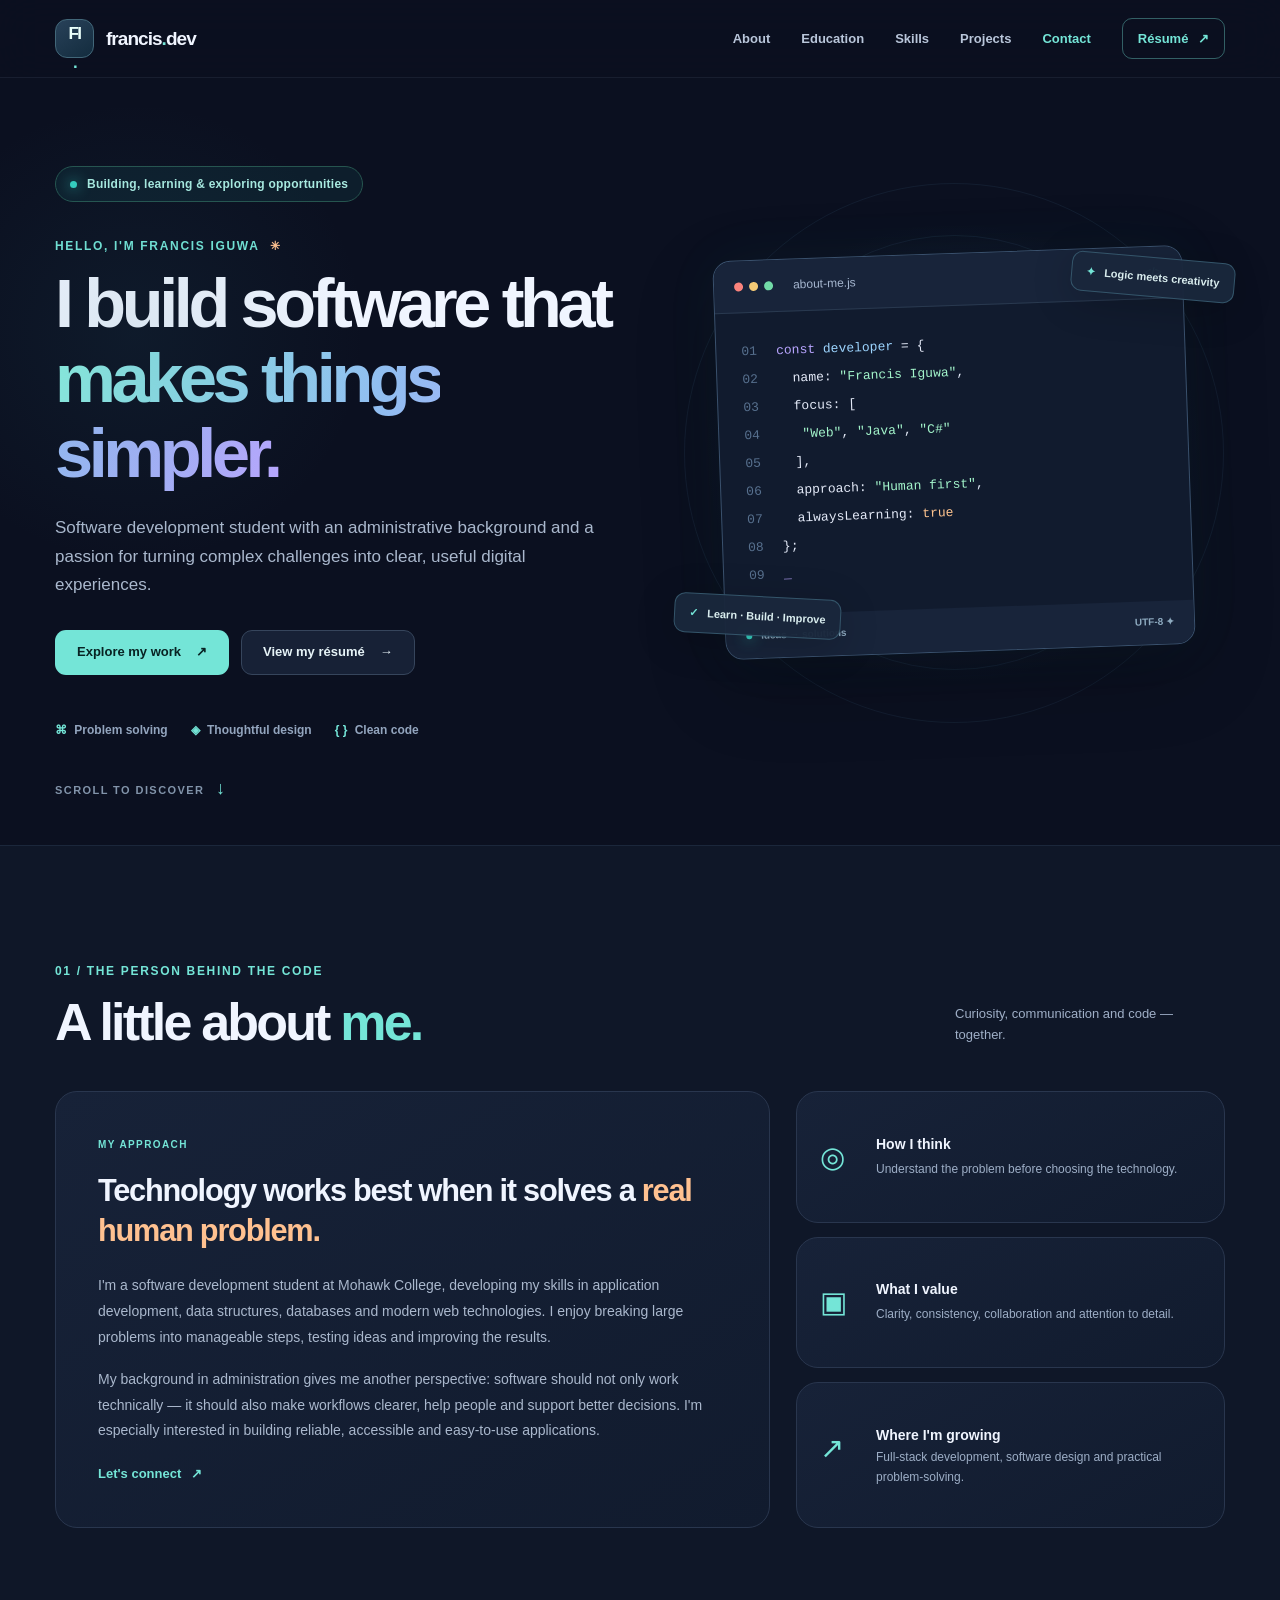
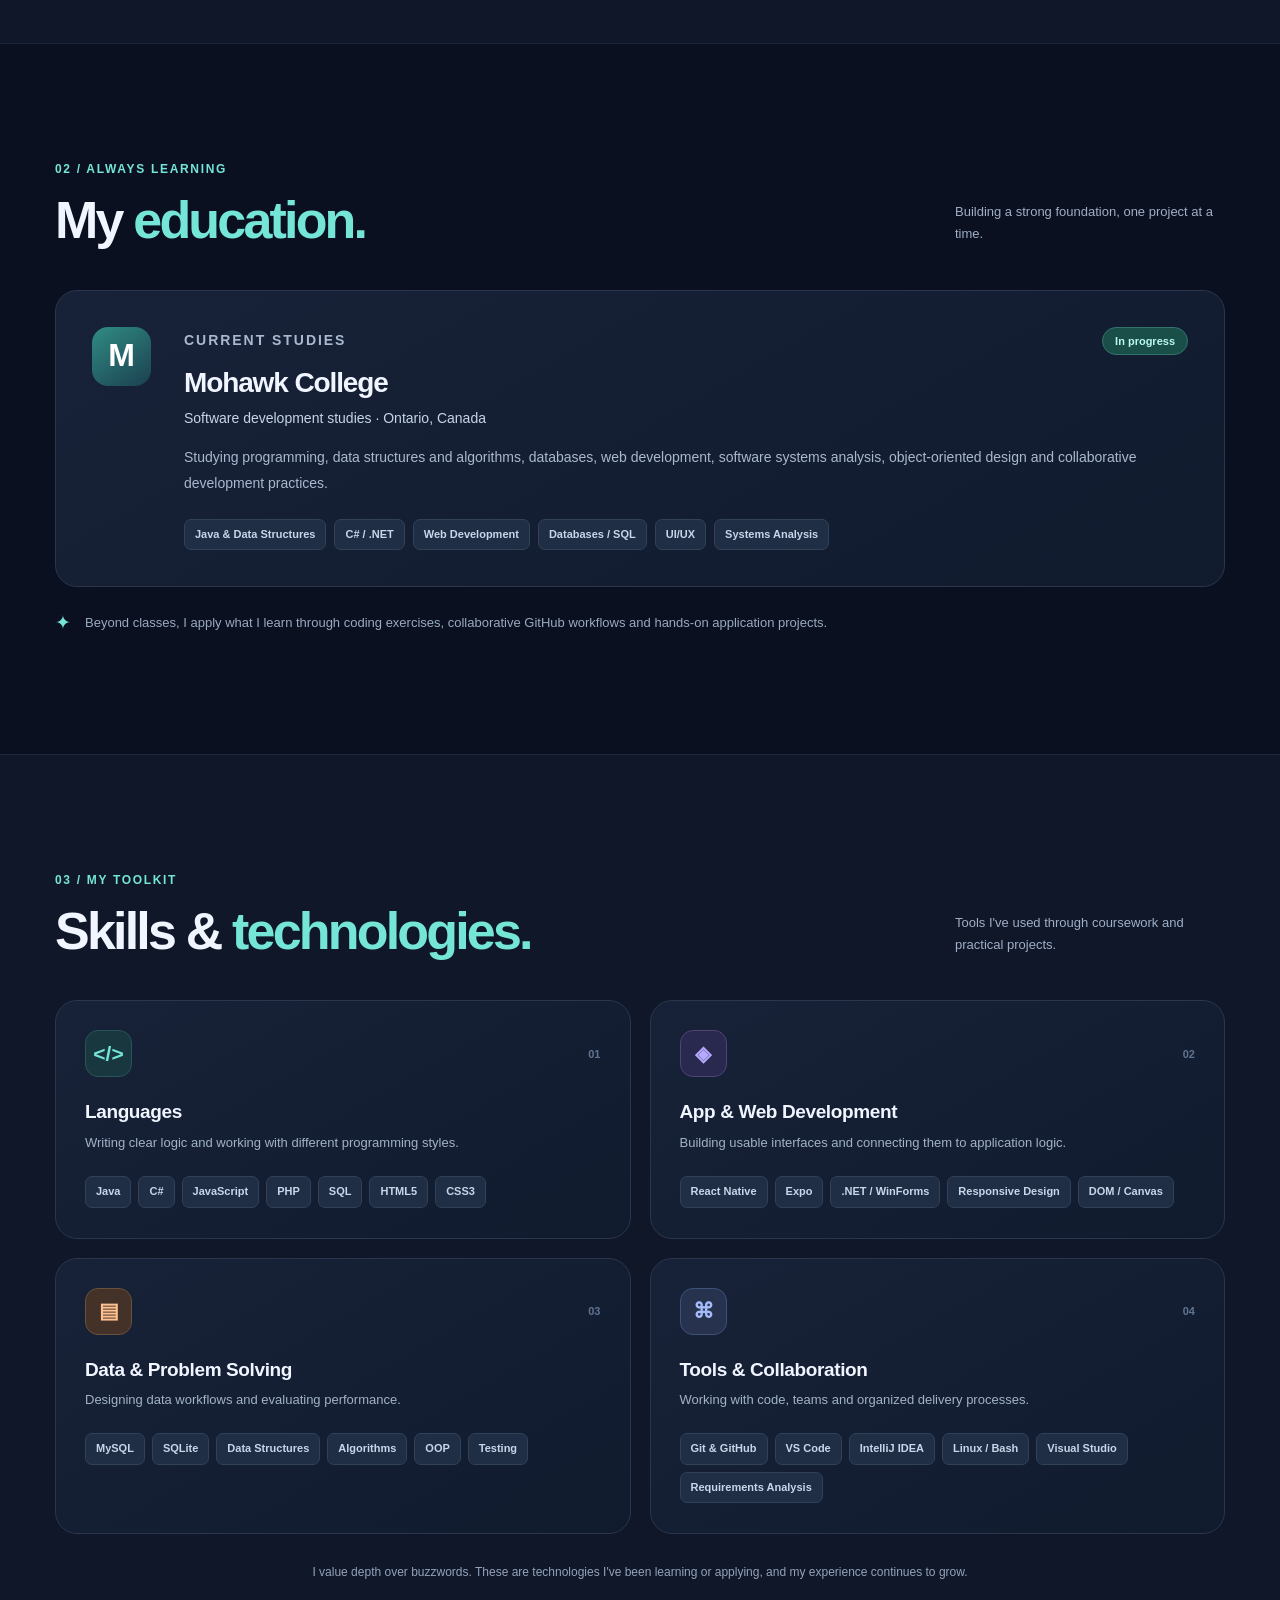
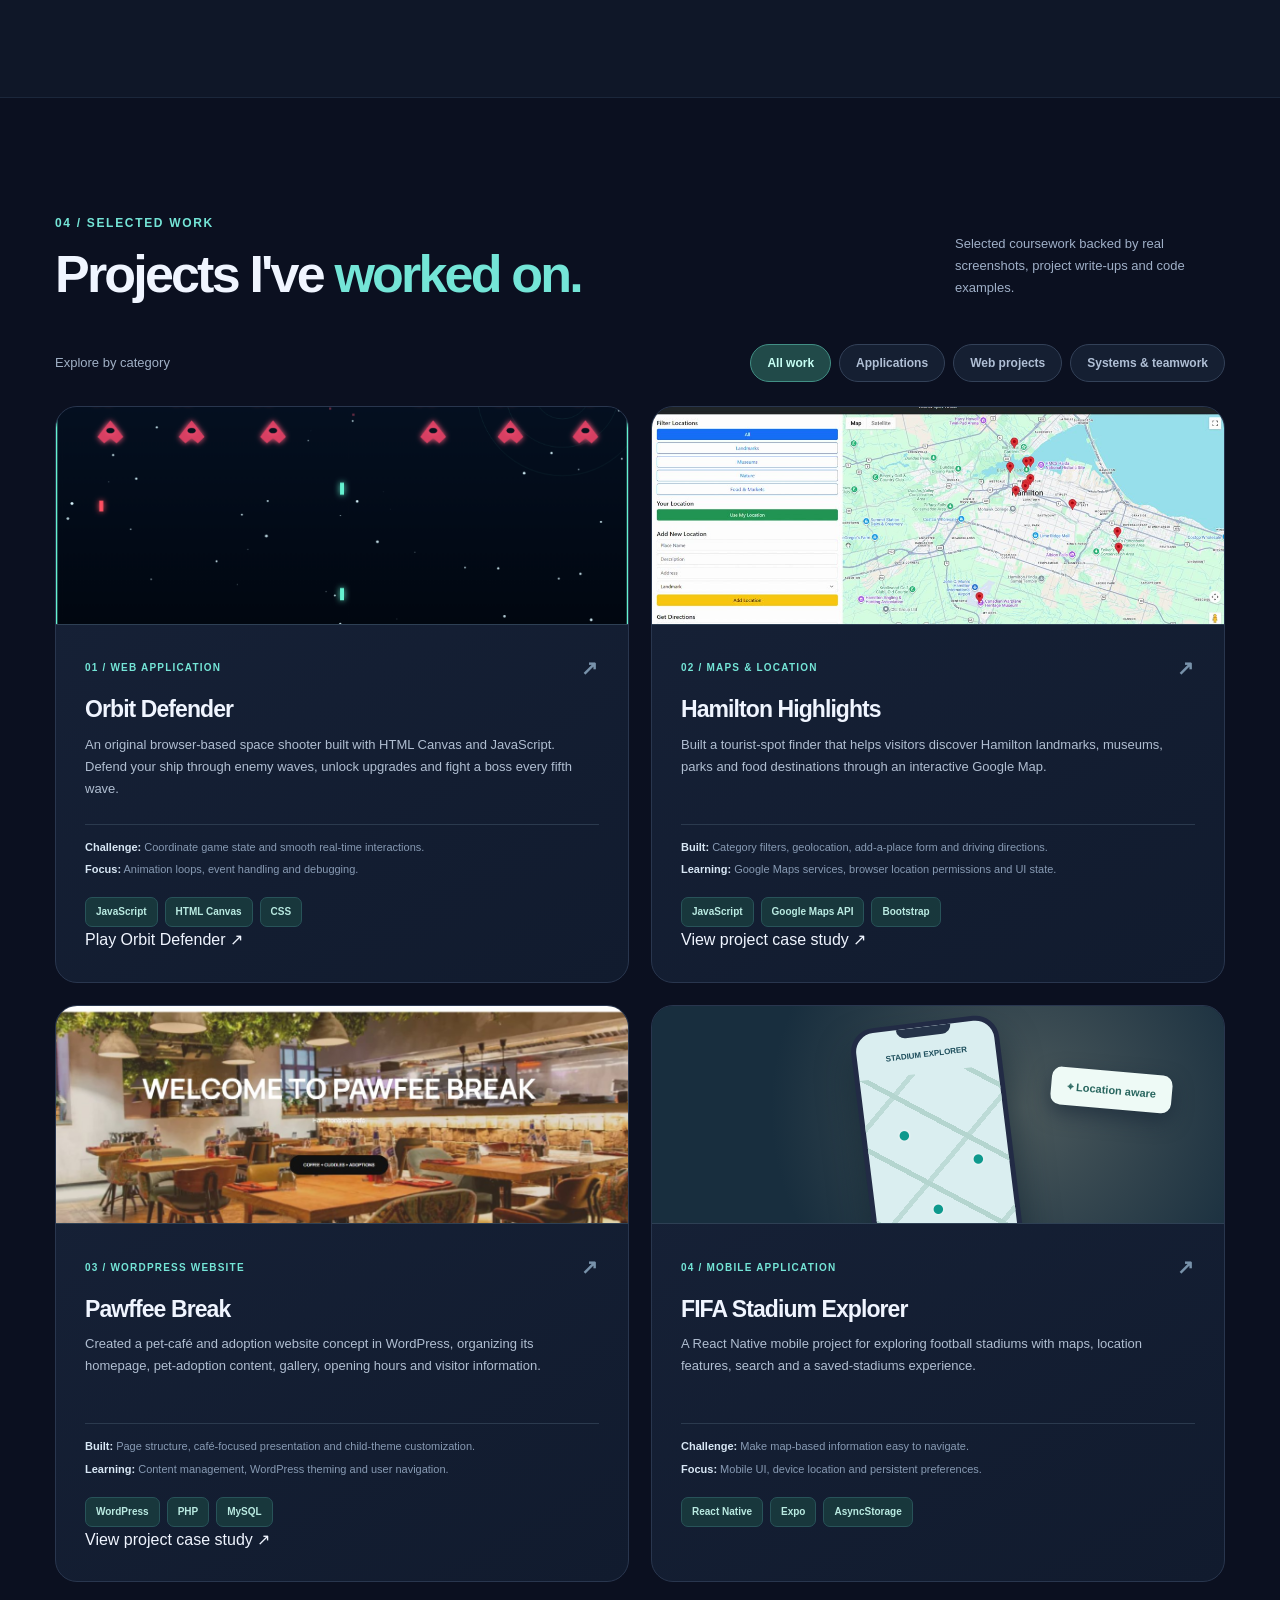
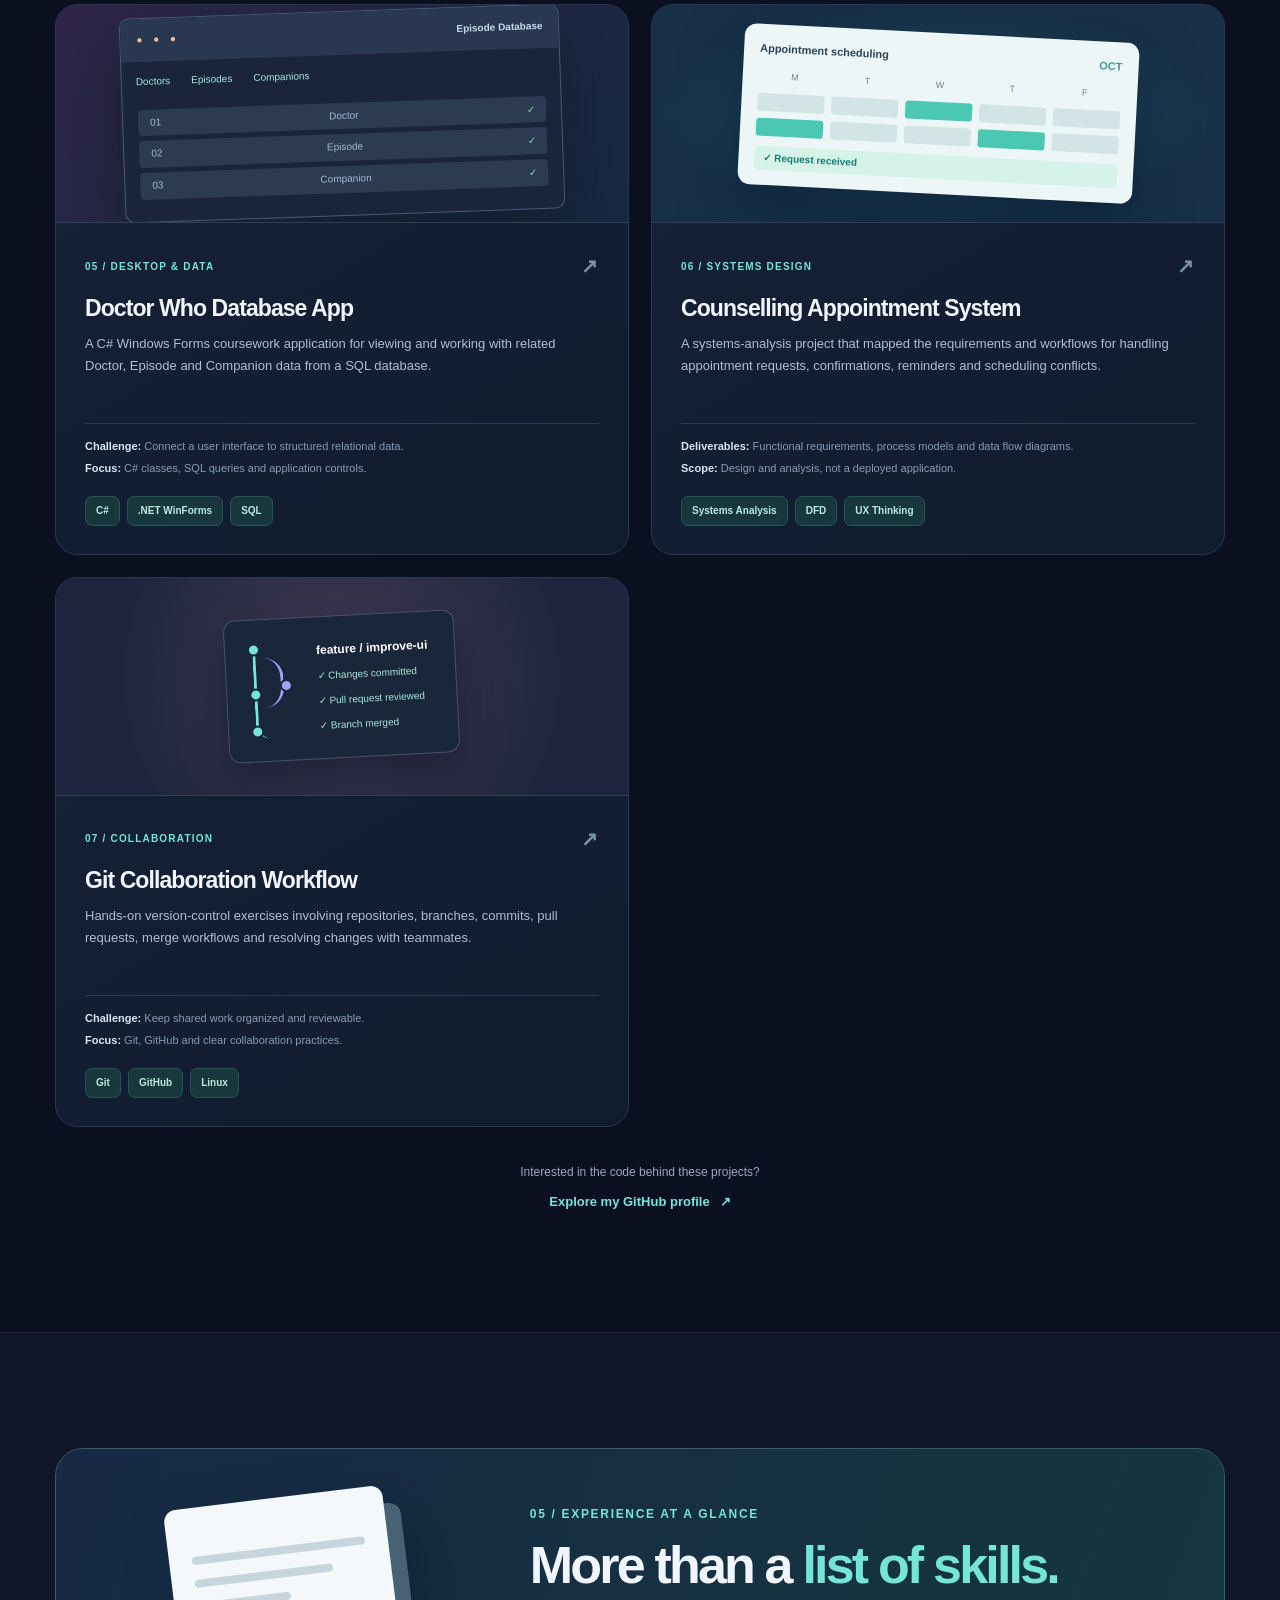
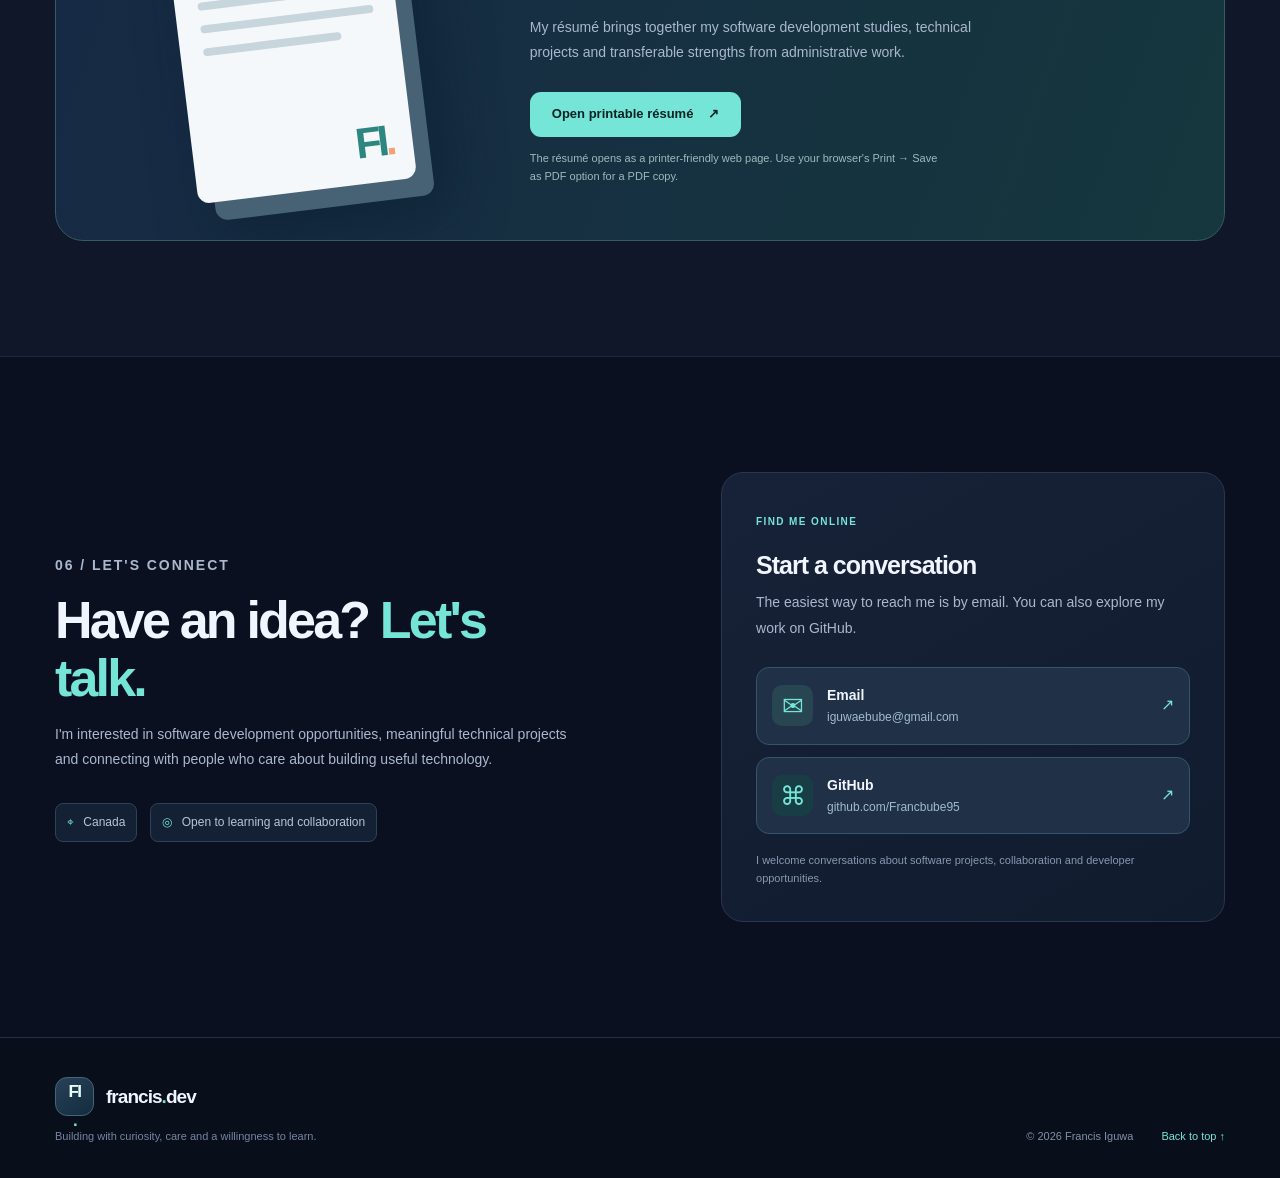
<file: index.html>
<!doctype html>
<html lang="en">
<head>
  <meta charset="utf-8">
  <meta name="viewport" content="width=device-width, initial-scale=1">
  <meta name="theme-color" content="#0b1020">
  <meta name="description" content="Portfolio of Francis Iguwa — software development student building thoughtful applications with Java, C#, JavaScript, and React Native.">
  <meta property="og:title" content="Francis Iguwa | Software Developer Portfolio">
  <meta property="og:description" content="Explore software projects, technical skills, and the story behind the code.">
  <meta property="og:type" content="website">
  <title>Francis Iguwa | Software Developer</title>
  <link rel="icon" type="image/svg+xml" href="favicon.svg">
  <link rel="stylesheet" href="styles.css">
  <script defer src="script.js"></script>
</head>
<body>
  <a class="skip-link" href="#main">Skip to main content</a>
  <div class="reading-progress" id="readingProgress" aria-hidden="true"></div>
  <header class="site-header" id="top">
    <nav class="nav container" aria-label="Main navigation">
      <a class="brand" href="#top" aria-label="Francis Iguwa, home"><span class="brand-icon">FI<span>.</span></span><span class="brand-name">francis<span class="accent">.</span>dev</span></a>
      <button class="menu-toggle" id="menuToggle" type="button" aria-label="Open navigation menu" aria-controls="mainMenu" aria-expanded="false"><span></span><span></span><span></span></button>
      <div class="nav-menu" id="mainMenu">
        <a href="#about">About</a>
        <a href="#education">Education</a>
        <a href="#skills">Skills</a>
        <a href="#projects">Projects</a>
        <a href="#contact">Contact</a>
        <a href="resume.html" class="nav-resume">Résumé <span aria-hidden="true">↗</span></a>
      </div>
    </nav>
  </header>

  <main id="main">
    <section class="hero section container" aria-labelledby="heroTitle">
      <div class="hero-copy">
        <div class="status-chip"><span class="status-dot"></span> Building, learning &amp; exploring opportunities</div>
        <p class="eyebrow hero-hello">Hello, I'm Francis Iguwa <span class="wave" aria-hidden="true">✳</span></p>
        <h1 id="heroTitle">I build software that <span class="text-gradient">makes things simpler.</span></h1>
        <p class="hero-lead">Software development student with an administrative background and a passion for turning complex challenges into clear, useful digital experiences.</p>
        <div class="hero-actions">
          <a href="#projects" class="button button-primary">Explore my work <span aria-hidden="true">↗</span></a>
          <a href="resume.html" class="button button-outline">View my résumé <span aria-hidden="true">→</span></a>
        </div>
        <div class="hero-meta" aria-label="Key interests"><span><span class="meta-symbol">⌘</span> Problem solving</span><span><span class="meta-symbol">◈</span> Thoughtful design</span><span><span class="meta-symbol">{ }</span> Clean code</span></div>
      </div>
      <div class="hero-art" aria-label="Illustration of a code editor introducing Francis's programming interests" role="img">
        <div class="orbit orbit-one" aria-hidden="true"></div><div class="orbit orbit-two" aria-hidden="true"></div>
        <div class="code-window">
          <div class="window-top"><div class="window-dots"><i></i><i></i><i></i></div><span>about-me.js</span><span class="window-code-icon">&lt;/&gt;</span></div>
          <div class="window-code" aria-hidden="true"><div><span class="line-number">01</span> <span class="code-purple">const</span> <span class="code-blue">developer</span> = {</div><div><span class="line-number">02</span> &nbsp; name: <span class="code-yellow">"Francis Iguwa"</span>,</div><div><span class="line-number">03</span> &nbsp; focus: [</div><div><span class="line-number">04</span> &nbsp;&nbsp; <span class="code-yellow">"Web"</span>, <span class="code-yellow">"Java"</span>, <span class="code-yellow">"C#"</span></div><div><span class="line-number">05</span> &nbsp; ],</div><div><span class="line-number">06</span> &nbsp; approach: <span class="code-yellow">"Human first"</span>,</div><div><span class="line-number">07</span> &nbsp; alwaysLearning: <span class="code-orange">true</span></div><div><span class="line-number">08</span> };</div><div class="cursor-code"><span class="line-number">09</span> <span class="code-purple">_</span></div></div>
          <div class="window-bottom"><span><span class="connected-dot"></span> Ideas → solutions</span><span>UTF-8 <span aria-hidden="true">✦</span></span></div>
        </div>
        <div class="floating-tag tag-top" aria-hidden="true"><span>✦</span> Logic meets creativity</div>
        <div class="floating-tag tag-bottom" aria-hidden="true"><span>✓</span> Learn · Build · Improve</div>
      </div>
      <a class="scroll-cue" href="#about">Scroll to discover <span aria-hidden="true">↓</span></a>
    </section>

    <section class="section section-muted" id="about" aria-labelledby="aboutTitle">
      <div class="container">
        <div class="section-heading reveal"><div><p class="eyebrow section-number">01 / THE PERSON BEHIND THE CODE</p><h2 id="aboutTitle">A little about <span class="title-accent">me.</span></h2></div><p>Curiosity, communication and code — together.</p></div>
        <div class="about-grid">
          <article class="about-main reveal"><span class="tiny-label">MY APPROACH</span><h3>Technology works best when it solves a <em>real human problem.</em></h3><p>I'm a software development student at Mohawk College, developing my skills in application development, data structures, databases and modern web technologies. I enjoy breaking large problems into manageable steps, testing ideas and improving the results.</p><p>My background in administration gives me another perspective: software should not only work technically — it should also make workflows clearer, help people and support better decisions. I'm especially interested in building reliable, accessible and easy-to-use applications.</p><a class="text-link" href="#contact">Let's connect <span aria-hidden="true">↗</span></a></article>
          <div class="about-aside reveal"><div class="about-note"><div class="note-icon">◎</div><h3>How I think</h3><p>Understand the problem before choosing the technology.</p></div><div class="about-note"><div class="note-icon">▣</div><h3>What I value</h3><p>Clarity, consistency, collaboration and attention to detail.</p></div><div class="about-note"><div class="note-icon">↗</div><h3>Where I'm growing</h3><p>Full-stack development, software design and practical problem-solving.</p></div></div>
        </div>
      </div>
    </section>

    <section class="section container" id="education" aria-labelledby="educationTitle">
      <div class="section-heading reveal"><div><p class="eyebrow section-number">02 / ALWAYS LEARNING</p><h2 id="educationTitle">My <span class="title-accent">education.</span></h2></div><p>Building a strong foundation, one project at a time.</p></div>
      <div class="education-card reveal"><div class="education-marker" aria-hidden="true">M</div><div class="education-body"><div class="education-topline"><p class="tiny-label">CURRENT STUDIES</p><span class="current-pill">In progress</span></div><h3>Mohawk College</h3><p class="education-subtitle">Software development studies · Ontario, Canada</p><p>Studying programming, data structures and algorithms, databases, web development, software systems analysis, object-oriented design and collaborative development practices.</p><div class="coursework"><span>Java &amp; Data Structures</span><span>C# / .NET</span><span>Web Development</span><span>Databases / SQL</span><span>UI/UX</span><span>Systems Analysis</span></div></div></div>
      <div class="education-footnote reveal"><span aria-hidden="true">✦</span><p>Beyond classes, I apply what I learn through coding exercises, collaborative GitHub workflows and hands-on application projects.</p></div>
    </section>

    <section class="section section-muted" id="skills" aria-labelledby="skillsTitle"><div class="container">
      <div class="section-heading reveal"><div><p class="eyebrow section-number">03 / MY TOOLKIT</p><h2 id="skillsTitle">Skills &amp; <span class="title-accent">technologies.</span></h2></div><p>Tools I've used through coursework and practical projects.</p></div>
      <div class="skills-grid">
        <article class="skill-card reveal"><div class="skill-card-top"><span class="skill-icon icon-code">&lt;/&gt;</span><span class="skill-index">01</span></div><h3>Languages</h3><p>Writing clear logic and working with different programming styles.</p><div class="tag-list"><span>Java</span><span>C#</span><span>JavaScript</span><span>PHP</span><span>SQL</span><span>HTML5</span><span>CSS3</span></div></article>
        <article class="skill-card reveal"><div class="skill-card-top"><span class="skill-icon icon-frontend">◈</span><span class="skill-index">02</span></div><h3>App &amp; Web Development</h3><p>Building usable interfaces and connecting them to application logic.</p><div class="tag-list"><span>React Native</span><span>Expo</span><span>.NET / WinForms</span><span>Responsive Design</span><span>DOM / Canvas</span></div></article>
        <article class="skill-card reveal"><div class="skill-card-top"><span class="skill-icon icon-database">▤</span><span class="skill-index">03</span></div><h3>Data &amp; Problem Solving</h3><p>Designing data workflows and evaluating performance.</p><div class="tag-list"><span>MySQL</span><span>SQLite</span><span>Data Structures</span><span>Algorithms</span><span>OOP</span><span>Testing</span></div></article>
        <article class="skill-card reveal"><div class="skill-card-top"><span class="skill-icon icon-team">⌘</span><span class="skill-index">04</span></div><h3>Tools &amp; Collaboration</h3><p>Working with code, teams and organized delivery processes.</p><div class="tag-list"><span>Git &amp; GitHub</span><span>VS Code</span><span>IntelliJ IDEA</span><span>Linux / Bash</span><span>Visual Studio</span><span>Requirements Analysis</span></div></article>
      </div>
      <p class="skills-note reveal">I value depth over buzzwords. These are technologies I've been learning or applying, and my experience continues to grow.</p>
    </div></section>

    <section class="section container" id="projects" aria-labelledby="projectsTitle">
      <div class="section-heading reveal"><div><p class="eyebrow section-number">04 / SELECTED WORK</p><h2 id="projectsTitle">Projects I've <span class="title-accent">worked on.</span></h2></div><p>Selected coursework backed by real screenshots, project write-ups and code examples.</p></div>
      <div class="project-tools reveal"><p>Explore by category</p><div class="filters" role="group" aria-label="Filter projects"><button class="filter is-active" type="button" data-filter="all" aria-pressed="true">All work</button><button class="filter" type="button" data-filter="applications" aria-pressed="false">Applications</button><button class="filter" type="button" data-filter="web" aria-pressed="false">Web projects</button><button class="filter" type="button" data-filter="systems" aria-pressed="false">Systems &amp; teamwork</button></div></div>
      <div class="project-grid" id="projectGrid">
        <article class="project-card reveal" data-categories="applications web"><div class="project-visual visual-space"><img class="game-preview" loading="lazy" src="images/orbit-defender.png" alt="Orbit Defender gameplay showing a spaceship firing at enemy ships"></div><div class="project-content"><div class="project-topline"><span>01 / WEB APPLICATION</span><span class="project-arrow" aria-hidden="true">↗</span></div><h3>Orbit Defender</h3><p>An original browser-based space shooter built with HTML Canvas and JavaScript. Defend your ship through enemy waves, unlock upgrades and fight a boss every fifth wave.</p><div class="project-details"><span><b>Challenge:</b> Coordinate game state and smooth real-time interactions.</span><span><b>Focus:</b> Animation loops, event handling and debugging.</span></div><div class="project-tags"><span>JavaScript</span><span>HTML Canvas</span><span>CSS</span></div><a class="project-link" href="projects/orbit-defender.html" target="_blank" rel="noopener noreferrer" aria-label="Play Orbit Defender in a new tab">Play Orbit Defender ↗</a></div></article>
        
<article class="project-card reveal" data-categories="applications web">
  <div class="project-visual visual-photo"><img loading="lazy" src="images/hamilton-highlights.jpg" alt="Hamilton Highlights interface with a map of local destinations and filtering controls"></div>
  <div class="project-content">
    <div class="project-topline"><span>02 / MAPS &amp; LOCATION</span><span aria-hidden="true" class="project-arrow">↗</span></div>
    <h3>Hamilton Highlights</h3>
    <p>Built a tourist-spot finder that helps visitors discover Hamilton landmarks, museums, parks and food destinations through an interactive Google Map.</p>
    <div class="project-details"><span><b>Built:</b> Category filters, geolocation, add-a-place form and driving directions.</span><span><b>Learning:</b> Google Maps services, browser location permissions and UI state.</span></div>
    <div class="project-tags"><span>JavaScript</span><span>Google Maps API</span><span>Bootstrap</span></div>
    <a class="project-link" href="projects/hamilton-highlights.html">View project case study ↗</a>
  </div>
</article>
<article class="project-card reveal" data-categories="applications web">
  <div class="project-visual visual-photo"><img loading="lazy" src="images/pawffee-break.jpg" alt="Pawffee Break café website homepage with a café interior and adoption call to action"></div>
  <div class="project-content">
    <div class="project-topline"><span>03 / WORDPRESS WEBSITE</span><span aria-hidden="true" class="project-arrow">↗</span></div>
    <h3>Pawffee Break</h3>
    <p>Created a pet-café and adoption website concept in WordPress, organizing its homepage, pet-adoption content, gallery, opening hours and visitor information.</p>
    <div class="project-details"><span><b>Built:</b> Page structure, café-focused presentation and child-theme customization.</span><span><b>Learning:</b> Content management, WordPress theming and user navigation.</span></div>
    <div class="project-tags"><span>WordPress</span><span>PHP</span><span>MySQL</span></div>
    <a class="project-link" href="projects/pawffee-break.html">View project case study ↗</a>
  </div>
</article>
<article class="project-card reveal" data-categories="applications"><div class="project-visual visual-mobile" aria-hidden="true"><div class="phone-shell"><div class="phone-notch"></div><div class="phone-title">STADIUM EXPLORER</div><div class="map-lines"><i></i><i></i><i></i></div><div class="map-pin pin-a">●</div><div class="map-pin pin-b">●</div><div class="map-pin pin-c">●</div><div class="phone-bottom"><span>⌖ Discover</span><span>♡ Saved</span></div></div><div class="float-ui float-mobile">⌖ Location aware</div></div><div class="project-content"><div class="project-topline"><span>04 / MOBILE APPLICATION</span><span class="project-arrow" aria-hidden="true">↗</span></div><h3>FIFA Stadium Explorer</h3><p>A React Native mobile project for exploring football stadiums with maps, location features, search and a saved-stadiums experience.</p><div class="project-details"><span><b>Challenge:</b> Make map-based information easy to navigate.</span><span><b>Focus:</b> Mobile UI, device location and persistent preferences.</span></div><div class="project-tags"><span>React Native</span><span>Expo</span><span>AsyncStorage</span></div></div></article>
        <article class="project-card reveal" data-categories="applications"><div class="project-visual visual-desktop" aria-hidden="true"><div class="database-panel"><div class="db-top"><span>● ● ●</span><b>Episode Database</b></div><div class="db-menu"><span>Doctors</span><span>Episodes</span><span>Companions</span></div><div class="db-rows"><i><span>01</span><span>Doctor</span><span>✓</span></i><i><span>02</span><span>Episode</span><span>✓</span></i><i><span>03</span><span>Companion</span><span>✓</span></i></div></div></div><div class="project-content"><div class="project-topline"><span>05 / DESKTOP &amp; DATA</span><span class="project-arrow" aria-hidden="true">↗</span></div><h3>Doctor Who Database App</h3><p>A C# Windows Forms coursework application for viewing and working with related Doctor, Episode and Companion data from a SQL database.</p><div class="project-details"><span><b>Challenge:</b> Connect a user interface to structured relational data.</span><span><b>Focus:</b> C# classes, SQL queries and application controls.</span></div><div class="project-tags"><span>C#</span><span>.NET WinForms</span><span>SQL</span></div></div></article>
        <article class="project-card reveal" data-categories="systems"><div class="project-visual visual-systems" aria-hidden="true"><div class="calendar-ui"><div class="cal-title"><span>Appointment scheduling</span><b>OCT</b></div><div class="cal-days"><i>M</i><i>T</i><i>W</i><i>T</i><i>F</i></div><div class="cal-cells"><i></i><i></i><i class="filled"></i><i></i><i></i><i class="filled"></i><i></i><i></i><i class="filled"></i><i></i></div><div class="cal-status">✓ Request received</div></div></div><div class="project-content"><div class="project-topline"><span>06 / SYSTEMS DESIGN</span><span class="project-arrow" aria-hidden="true">↗</span></div><h3>Counselling Appointment System</h3><p>A systems-analysis project that mapped the requirements and workflows for handling appointment requests, confirmations, reminders and scheduling conflicts.</p><div class="project-details"><span><b>Deliverables:</b> Functional requirements, process models and data flow diagrams.</span><span><b>Scope:</b> Design and analysis, not a deployed application.</span></div><div class="project-tags"><span>Systems Analysis</span><span>DFD</span><span>UX Thinking</span></div></div></article>
        <article class="project-card reveal" data-categories="systems"><div class="project-visual visual-git" aria-hidden="true"><div class="git-graphic"><div class="git-branch"><i></i><i></i><i></i><i></i></div><div class="git-copy"><b>feature / improve-ui</b><span>✓ Changes committed</span><span>✓ Pull request reviewed</span><span>✓ Branch merged</span></div></div></div><div class="project-content"><div class="project-topline"><span>07 / COLLABORATION</span><span class="project-arrow" aria-hidden="true">↗</span></div><h3>Git Collaboration Workflow</h3><p>Hands-on version-control exercises involving repositories, branches, commits, pull requests, merge workflows and resolving changes with teammates.</p><div class="project-details"><span><b>Challenge:</b> Keep shared work organized and reviewable.</span><span><b>Focus:</b> Git, GitHub and clear collaboration practices.</span></div><div class="project-tags"><span>Git</span><span>GitHub</span><span>Linux</span></div></div></article>
      </div>
      <div class="projects-end reveal"><p>Interested in the code behind these projects?</p><a class="text-link" href="https://github.com/Francbube95" target="_blank" rel="noopener noreferrer">Explore my GitHub profile <span aria-hidden="true">↗</span></a></div>
    </section>

    <section class="section section-muted" id="resume" aria-labelledby="resumeTitle"><div class="container"><div class="resume-panel reveal"><div class="resume-decor" aria-hidden="true"><div class="paper-line long"></div><div class="paper-line medium"></div><div class="paper-line short"></div><div class="paper-line long"></div><div class="paper-line medium"></div><div class="resume-stamp">FI<span>.</span></div></div><div class="resume-copy"><p class="eyebrow section-number">05 / EXPERIENCE AT A GLANCE</p><h2 id="resumeTitle">More than a <span class="title-accent">list of skills.</span></h2><p>My résumé brings together my software development studies, technical projects and transferable strengths from administrative work.</p><a class="button button-primary" href="resume.html">Open printable résumé <span aria-hidden="true">↗</span></a><p class="small-note">The résumé opens as a printer-friendly web page. Use your browser's Print → Save as PDF option for a PDF copy.</p></div></div></div></section>

    <section class="section container contact-section" id="contact" aria-labelledby="contactTitle"><div class="contact-grid"><div class="reveal"><p class="eyebrow section-number">06 / LET'S CONNECT</p><h2 id="contactTitle">Have an idea? <span class="title-accent">Let's talk.</span></h2><p>I'm interested in software development opportunities, meaningful technical projects and connecting with people who care about building useful technology.</p><div class="contact-points"><span><i aria-hidden="true">⌖</i> Canada</span><span><i aria-hidden="true">◎</i> Open to learning and collaboration</span></div></div><div class="contact-card reveal"><span class="tiny-label">FIND ME ONLINE</span><h3>Start a conversation</h3><p>The easiest way to reach me is by email. You can also explore my work on GitHub.</p><a class="contact-github contact-email" href="mailto:iguwaebube@gmail.com"><span aria-hidden="true" class="github-mark">✉</span><span><b>Email</b><small>iguwaebube@gmail.com</small></span><span aria-hidden="true" class="contact-arrow">↗</span></a>
   <a class="contact-github" href="https://github.com/Francbube95" target="_blank" rel="noopener noreferrer"><span class="github-mark" aria-hidden="true">⌘</span><span><b>GitHub</b><small>github.com/Francbube95</small></span><span class="contact-arrow" aria-hidden="true">↗</span></a><p class="contact-footnote">I welcome conversations about software projects, collaboration and developer opportunities.</p></div></div></section>
  </main>

  <footer class="site-footer"><div class="container footer-content"><div><a class="brand footer-brand" href="#top"><span class="brand-icon">FI<span>.</span></span><span class="brand-name">francis<span class="accent">.</span>dev</span></a><p>Building with curiosity, care and a willingness to learn.</p></div><div class="footer-right"><span>© <span id="year">2026</span> Francis Iguwa</span><a href="#top">Back to top ↑</a></div></div></footer>
</body>
</html>
</file>
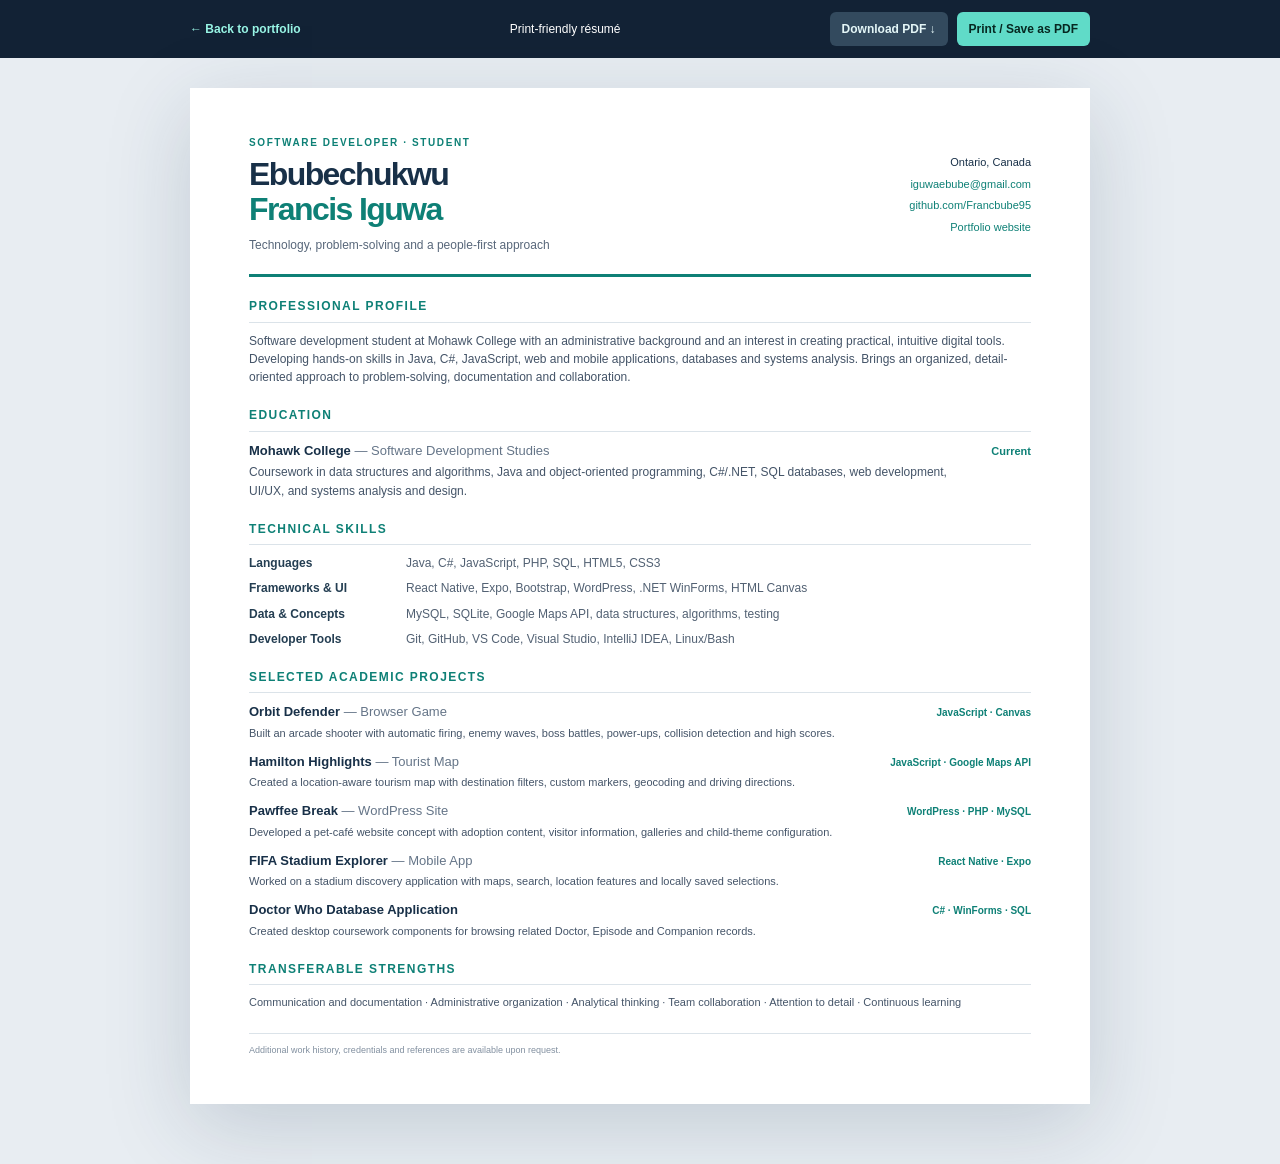
<file: resume.html>
<!doctype html>
<html lang="en">
<head>
  <meta charset="utf-8">
  <meta name="viewport" content="width=device-width, initial-scale=1">
  <meta name="description" content="Résumé of Ebubechukwu Francis Iguwa, software development student.">
  <title>Résumé | Francis Iguwa</title>
  <link rel="icon" type="image/svg+xml" href="favicon.svg">
  <link rel="stylesheet" href="resume.css">
</head>
<body>
  <div class="resume-toolbar"><div class="toolbar-inner"><a href="index.html#resume">← Back to portfolio</a><span>Print-friendly résumé</span><div class="toolbar-actions"><a href="Francis_Iguwa_Resume.pdf" download>Download PDF ↓</a><button type="button" onclick="window.print()">Print / Save as PDF</button></div></div></div>
  <main class="resume-page">
    <header class="resume-header"><div><p class="resume-kicker">SOFTWARE DEVELOPER · STUDENT</p><h1>Ebubechukwu <span>Francis Iguwa</span></h1><p class="resume-subtitle">Technology, problem-solving and a people-first approach</p></div><div class="resume-contact"><span>Ontario, Canada</span><a href="mailto:iguwaebube@gmail.com">iguwaebube@gmail.com</a><a href="https://github.com/Francbube95">github.com/Francbube95</a><a href="https://francbube95.github.io/">Portfolio website</a></div></header>
    <section class="resume-section"><h2>PROFESSIONAL PROFILE</h2><p>Software development student at Mohawk College with an administrative background and an interest in creating practical, intuitive digital tools. Developing hands-on skills in Java, C#, JavaScript, web and mobile applications, databases and systems analysis. Brings an organized, detail-oriented approach to problem-solving, documentation and collaboration.</p></section>
    <section class="resume-section"><h2>EDUCATION</h2><div class="resume-row"><div><h3>Mohawk College <span>— Software Development Studies</span></h3><p>Coursework in data structures and algorithms, Java and object-oriented programming, C#/.NET, SQL databases, web development, UI/UX, and systems analysis and design.</p></div><b class="resume-date">Current</b></div></section>
    <section class="resume-section"><h2>TECHNICAL SKILLS</h2><div class="skill-rows"><div><b>Languages</b><span>Java, C#, JavaScript, PHP, SQL, HTML5, CSS3</span></div><div><b>Frameworks &amp; UI</b><span>React Native, Expo, Bootstrap, WordPress, .NET WinForms, HTML Canvas</span></div><div><b>Data &amp; Concepts</b><span>MySQL, SQLite, Google Maps API, data structures, algorithms, testing</span></div><div><b>Developer Tools</b><span>Git, GitHub, VS Code, Visual Studio, IntelliJ IDEA, Linux/Bash</span></div></div></section>
    <section class="resume-section"><h2>SELECTED ACADEMIC PROJECTS</h2>
      <div class="resume-project"><div class="resume-row"><h3>Orbit Defender <span>— Browser Game</span></h3><small>JavaScript · Canvas</small></div><p>Built an arcade shooter with automatic firing, enemy waves, boss battles, power-ups, collision detection and high scores.</p></div>
      <div class="resume-project"><div class="resume-row"><h3>Hamilton Highlights <span>— Tourist Map</span></h3><small>JavaScript · Google Maps API</small></div><p>Created a location-aware tourism map with destination filters, custom markers, geocoding and driving directions.</p></div>
      <div class="resume-project"><div class="resume-row"><h3>Pawffee Break <span>— WordPress Site</span></h3><small>WordPress · PHP · MySQL</small></div><p>Developed a pet-café website concept with adoption content, visitor information, galleries and child-theme configuration.</p></div>
      <div class="resume-project"><div class="resume-row"><h3>FIFA Stadium Explorer <span>— Mobile App</span></h3><small>React Native · Expo</small></div><p>Worked on a stadium discovery application with maps, search, location features and locally saved selections.</p></div>
      <div class="resume-project"><div class="resume-row"><h3>Doctor Who Database Application</h3><small>C# · WinForms · SQL</small></div><p>Created desktop coursework components for browsing related Doctor, Episode and Companion records.</p></div>
    </section>
    <section class="resume-section strengths"><h2>TRANSFERABLE STRENGTHS</h2><p>Communication and documentation · Administrative organization · Analytical thinking · Team collaboration · Attention to detail · Continuous learning</p></section>
    <footer class="resume-footer">Additional work history, credentials and references are available upon request.</footer>
  </main>
</body>
</html>
</file>
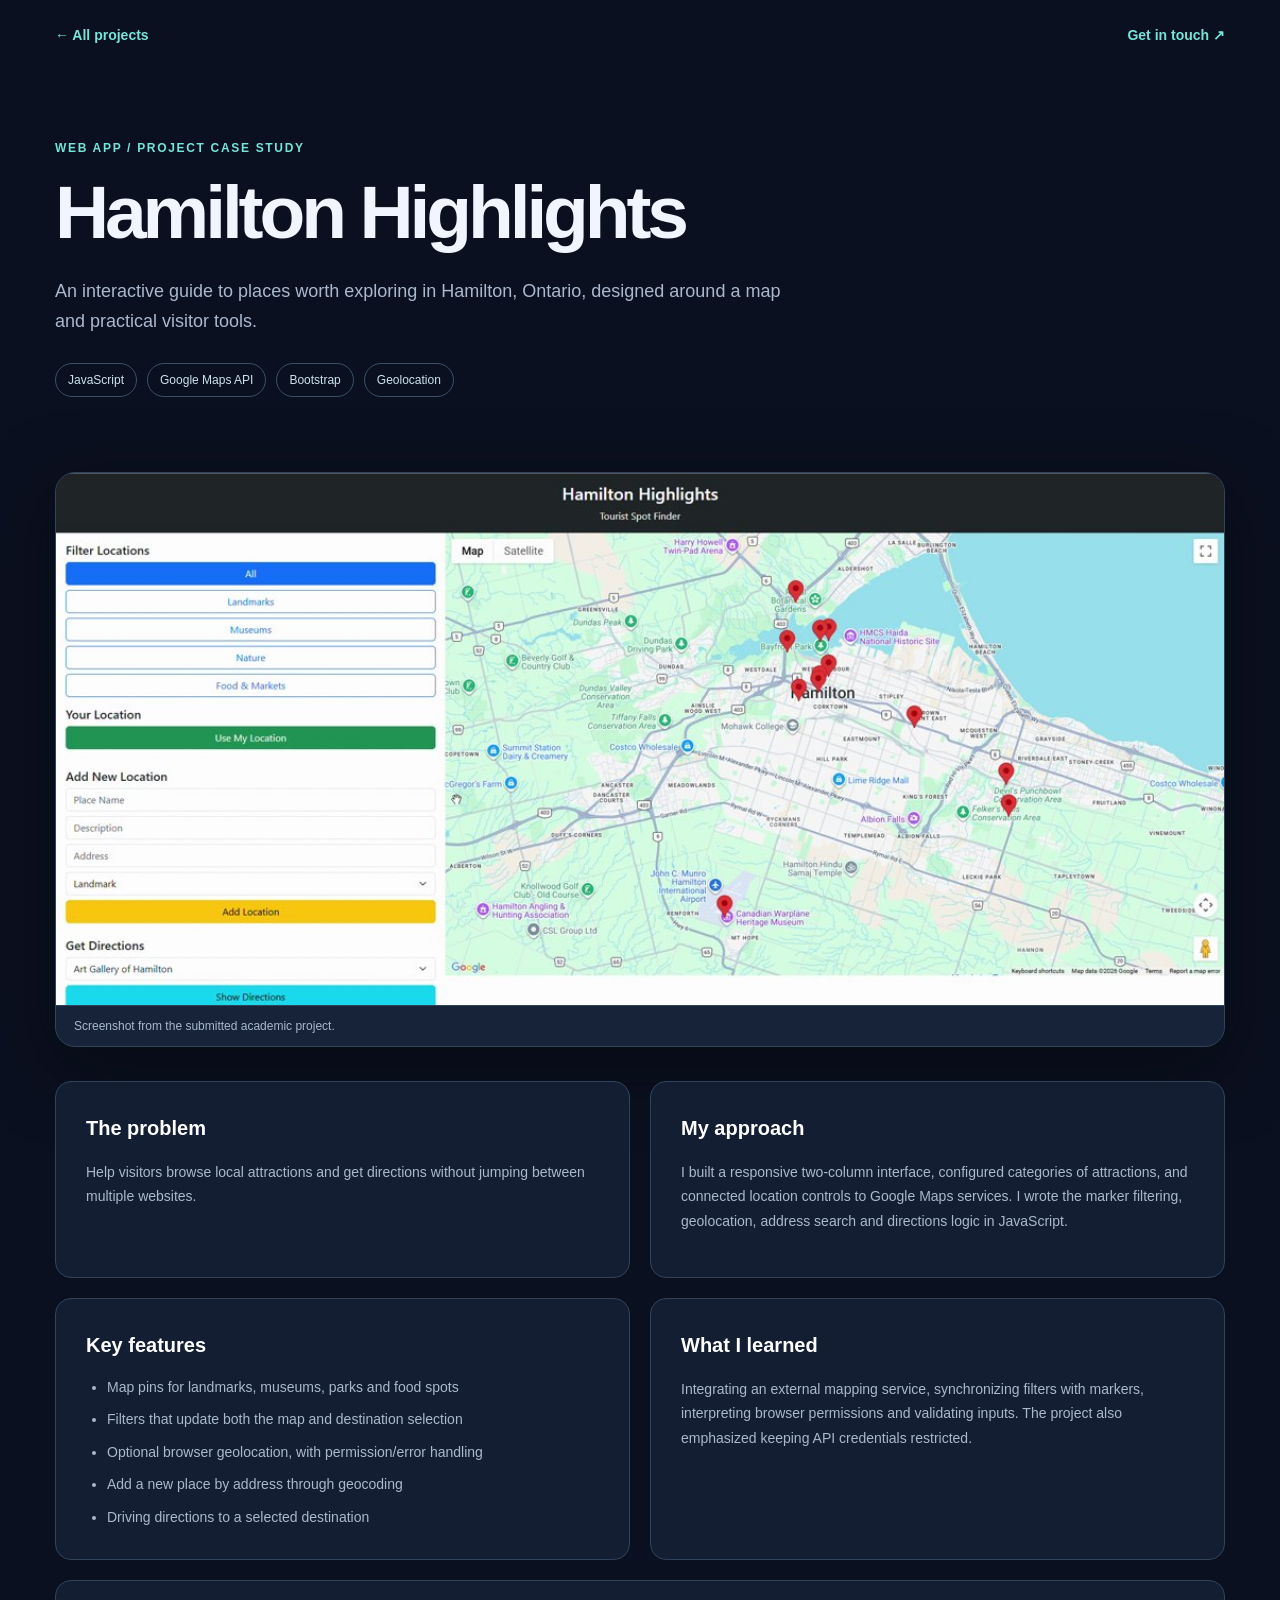
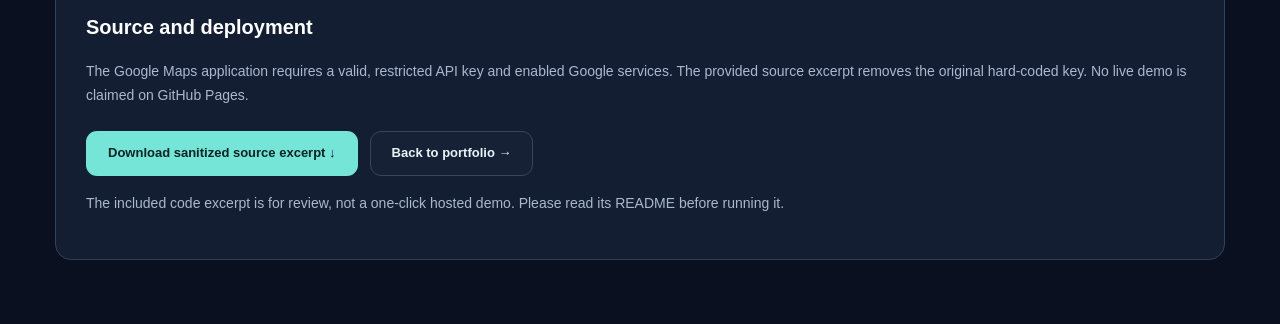
<file: projects/hamilton-highlights.html>
<!doctype html><html lang="en"><head><meta charset="utf-8"><meta name="viewport" content="width=device-width,initial-scale=1"><meta name="description" content="Project case study: Hamilton Highlights by Francis Iguwa"><title>Hamilton Highlights | Francis Iguwa</title><link rel="icon" href="../favicon.svg" type="image/svg+xml"><link rel="stylesheet" href="case-study.css"></head>
    <body><a class="skip-link" href="#caseMain">Skip to main content</a><div class="container"><nav class="case-nav" aria-label="Project navigation"><a href="../index.html#projects">← All projects</a><a href="mailto:iguwaebube@gmail.com">Get in touch ↗</a></nav><main id="caseMain"><header class="case-hero"><p class="eyebrow">WEB APP / PROJECT CASE STUDY</p><h1>Hamilton Highlights</h1><p>An interactive guide to places worth exploring in Hamilton, Ontario, designed around a map and practical visitor tools.</p><div class="case-tags"><span>JavaScript</span><span>Google Maps API</span><span>Bootstrap</span><span>Geolocation</span></div></header>
    <figure class="case-figure"><img src="../images/hamilton-highlights.jpg" alt="Screenshot of the Hamilton Highlights project as submitted"><figcaption>Screenshot from the submitted academic project.</figcaption></figure>
    <div class="case-content"><section class="case-panel"><h2>The problem</h2><p>Help visitors browse local attractions and get directions without jumping between multiple websites.</p></section><section class="case-panel"><h2>My approach</h2><p>I built a responsive two-column interface, configured categories of attractions, and connected location controls to Google Maps services. I wrote the marker filtering, geolocation, address search and directions logic in JavaScript.</p></section><section class="case-panel"><h2>Key features</h2><ul><li>Map pins for landmarks, museums, parks and food spots</li><li>Filters that update both the map and destination selection</li><li>Optional browser geolocation, with permission/error handling</li><li>Add a new place by address through geocoding</li><li>Driving directions to a selected destination</li></ul></section><section class="case-panel"><h2>What I learned</h2><p>Integrating an external mapping service, synchronizing filters with markers, interpreting browser permissions and validating inputs. The project also emphasized keeping API credentials restricted.</p></section><section class="case-panel wide"><h2>Source and deployment</h2><p>The Google Maps application requires a valid, restricted API key and enabled Google services. The provided source excerpt removes the original hard-coded key. No live demo is claimed on GitHub Pages.</p><div class="case-actions"><a class="button button-primary" href="downloads/hamilton-highlights-source.zip" download>Download sanitized source excerpt ↓</a><a class="button button-outline" href="../index.html#projects">Back to portfolio →</a></div><p class="case-note">The included code excerpt is for review, not a one-click hosted demo. Please read its README before running it.</p></section></div></main></div></body></html>
</file>
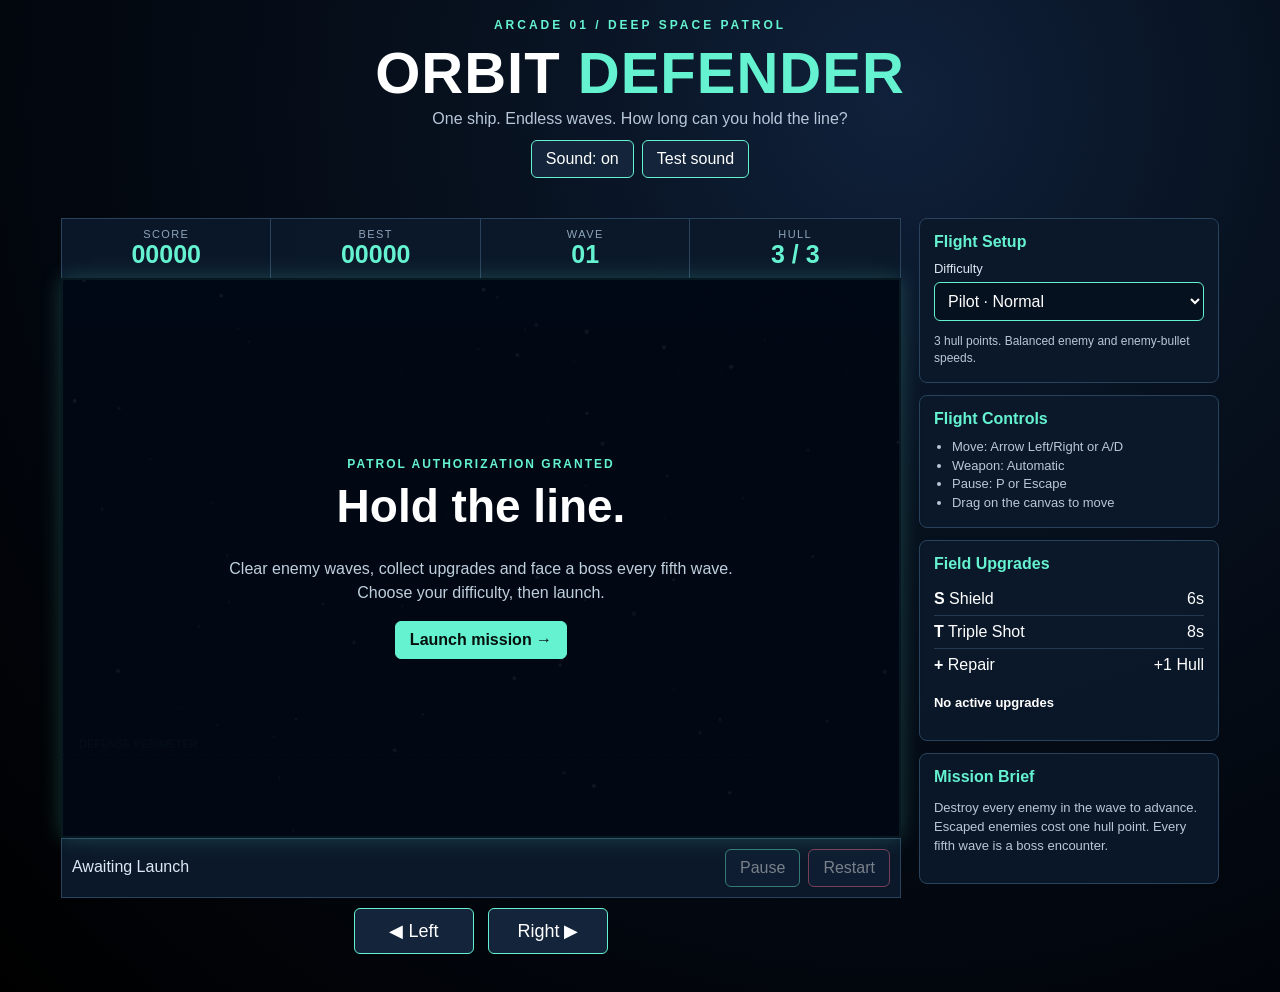
<file: projects/orbit-defender.html>
<!--Create a complete browser-based space shooter game called "Orbit Defender" using only HTML, CSS, and vanilla JavaScript. Do not use external libraries, images, CSS files, JavaScript files, sound files, frameworks, npm packages, or CDNs. Use an HTML5 canvas approximately 840 pixels wide and 560 pixels high. The game must run by simply opening task2.html in Firefox or Chrome.-->

<!DOCTYPE html>
<html lang="en">
    <head>
        <meta charset="UTF-8">
        <meta name="viewport" content="width=device-width, initial-scale=1.0">
        <title>Orbit Defender</title>
        <!--Improve the page design. Use a dark futuristic space theme with navy and black colors. Add a heading called "ORBIT DEFENDER" with the word DEFENDER highlighted in mint green. Above the title add "ARCADE 01 / DEEP SPACE PATROL". Under the title display "One ship. Endless waves. How long can you hold the line?" Keep the game centered on the page.-->
        <!--Polish the visuals without using external assets. Use a dark navy gradient for the canvas, mint-green player bullets, red enemy bullets, pink/red enemies, gold armored enemies and boss details. Use small particle explosions and subtle glowing or high-contrast effects while keeping the game readable.-->
        <!--Make the entire page responsive. On wide screens keep the canvas on the left and information panels on the right. On medium screens move the panels into multiple columns below the game. On small mobile screens stack everything vertically and reduce heading and HUD sizes. Keep the canvas aspect ratio approximately 3:2.-->
        <!--Improve accessibility. Give important buttons and the canvas appropriate aria labels. Use aria-live for important game announcements. Add strong visible keyboard focus outlines. Respect prefers-reduced-motion. Since firing is automatic, do not intercept Space as a game control.-->
        <style>
            :root { color-scheme: dark; }
            * { box-sizing: border-box; }
            body { margin: 0; min-height: 100vh; background: radial-gradient(circle at 70% 10%, #10213b 0, #07111f 32%, #02060d 70%, #000 100%); color: #fff; font-family: Arial, Helvetica, sans-serif; }
            button, select { font: inherit; }
            button:focus-visible, select:focus-visible, canvas:focus-visible { outline: 3px solid #fff59a; outline-offset: 3px; }
            .page { width: min(1240px, 96vw); margin: 0 auto; padding: 18px 0 28px; }
            .page-header { text-align: center; margin-bottom: 16px; }
            .eyebrow { color: #65f2d0; font-size: 12px; letter-spacing: 3px; font-weight: 700; }
            h1 { margin: 7px 0 4px; font-size: clamp(34px, 6vw, 58px); letter-spacing: 1px; }
            h1 span { color: #65f2d0; }
            .subtitle { margin: 0 0 12px; color: #b8c7d9; }
            .header-actions { display: flex; justify-content: center; gap: 8px; flex-wrap: wrap; }
            .audio-status { min-height: 18px; color: #9fb5cb; font-size: 12px; margin-top: 6px; }
            .layout { display: grid; grid-template-columns: minmax(0, 840px) 300px; gap: 18px; align-items: start; justify-content: center; }
            .game-section { min-width: 0; }
            .hud { display: grid; grid-template-columns: repeat(4, 1fr); border: 1px solid #29435d; border-bottom: none; background: rgba(11, 24, 42, .96); }
            .hud-box { padding: 9px 6px; border-right: 1px solid #29435d; text-align: center; }
            .hud-box:last-child { border-right: 0; }
            .hud-label { display: block; color: #8ea5bb; font-size: 11px; letter-spacing: 1.4px; }
            .hud-value { display: block; color: #65f2d0; font-size: clamp(17px, 3vw, 25px); font-weight: 800; font-variant-numeric: tabular-nums; }
            .arena { position: relative; width: 100%; aspect-ratio: 3 / 2; }
            canvas { width: 100%; height: 100%; display: block; background: #020814; border: 2px solid #65f2d0; box-shadow: 0 0 20px rgba(101,242,208,.22); touch-action: none; }
            .overlay { position: absolute; inset: 0; z-index: 10; display: flex; flex-direction: column; align-items: center; justify-content: center; text-align: center; padding: 24px; background: rgba(2, 8, 20, .93); }
            .overlay.hidden { display: none; }
            .overlay .kicker { color: #65f2d0; letter-spacing: 2px; font-size: 12px; font-weight: 800; }
            .overlay h2 { margin: 8px 0; font-size: clamp(30px, 5vw, 46px); }
            .overlay p { max-width: 520px; color: #c0cfdd; line-height: 1.5; }
            .overlay-stats { color: #fff; line-height: 1.7; margin-bottom: 12px; }
            .overlay-buttons { display: flex; gap: 10px; flex-wrap: wrap; justify-content: center; }
            button { border: 1px solid #65f2d0; background: #13243b; color: #fff; border-radius: 6px; padding: 9px 14px; cursor: pointer; }
            button:hover:not(:disabled) { background: #1c3658; }
            button.primary { background: #65f2d0; color: #05100d; font-weight: 800; }
            button.danger { border-color: #ff6e8a; }
            button:disabled { opacity: .45; cursor: default; }
            .controls-bar { display: flex; align-items: center; justify-content: space-between; gap: 10px; padding: 10px; border: 1px solid #29435d; background: #0b182a; }
            #statusMessage { color: #dce9f4; min-height: 20px; text-align: left; }
            .controls-bar .buttons { display: flex; gap: 8px; }
            .touch-controls { display: flex; justify-content: center; gap: 14px; padding: 10px; }
            .touch-controls button { min-width: 120px; min-height: 46px; font-size: 18px; user-select: none; touch-action: none; }
            .info-column { display: grid; gap: 12px; }
            .panel { background: rgba(11, 24, 42, .96); border: 1px solid #29435d; border-radius: 8px; padding: 14px; }
            .panel h3 { margin: 0 0 10px; color: #65f2d0; font-size: 16px; }
            .panel p, .panel li { color: #b8c7d9; font-size: 13px; line-height: 1.45; }
            .panel ul { margin: 8px 0 0; padding-left: 18px; }
            .panel label { display: block; margin-bottom: 6px; color: #dbe7f1; font-size: 13px; }
            select { width: 100%; border: 1px solid #65f2d0; background: #06111f; color: white; border-radius: 6px; padding: 9px; }
            #difficultyDescription { margin-bottom: 0; font-size: 12px; }
            .upgrade-line { display: flex; justify-content: space-between; gap: 10px; border-top: 1px solid #24394f; padding: 7px 0; }
            .upgrade-line:first-of-type { border-top: 0; }
            .upgrade-symbol { font-weight: 800; }
            #activeUpgrades { color: #fff; font-weight: 700; }
            @media (max-width: 1040px) { .layout { grid-template-columns: 1fr; } .info-column { grid-template-columns: repeat(2, minmax(0, 1fr)); } }
            @media (max-width: 640px) { .page { width: 100%; padding: 10px; } .info-column { grid-template-columns: 1fr; } .controls-bar { align-items: stretch; flex-direction: column; } .controls-bar .buttons { justify-content: center; } .hud-box { padding: 7px 3px; } .touch-controls button { min-width: 42%; } }
            @media (prefers-reduced-motion: reduce) { * { scroll-behavior: auto !important; } }
        </style>
    </head>
    <body>
        <div class="page">
            <header class="page-header">
                <div class="eyebrow">ARCADE 01 / DEEP SPACE PATROL</div>
                <h1>ORBIT <span>DEFENDER</span></h1>
                <p class="subtitle">One ship. Endless waves. How long can you hold the line?</p>
                <!--Add a "Sound: on / Sound: off" button near the game title. Allow the player to mute and enable all generated sound effects. Only create or resume the AudioContext after a user action so Firefox and Chrome autoplay restrictions do not cause errors.-->
                <!--Add a "Test sound" button next to the Sound button. When clicked, enable audio if necessary and play three short test notes. Display a small audio status message explaining whether sound started successfully. Audio failure must never freeze or stop the game.-->
                <div class="header-actions">
                    <button id="soundButton" type="button" aria-label="Toggle sound">Sound: on</button>
                    <button id="testSoundButton" type="button" aria-label="Test game sound">Test sound</button>
                </div>
                <div id="audioStatus" class="audio-status" aria-live="polite"></div>
            </header>

            <!--Create a two-column layout. Put the game canvas on the left and game information panels on the right. Above the canvas create a HUD containing Score, Best, Wave, and Hull. Below the canvas add a status message, Pause button, and Restart button. Keep the design responsive so the side panels move below the game on smaller screens.-->
            <div class="layout">
                <section class="game-section">
                    <div class="hud" aria-label="Game heads up display">
                        <div class="hud-box"><span class="hud-label">SCORE</span><span id="scoreDisplay" class="hud-value">00000</span></div>
                        <div class="hud-box"><span class="hud-label">BEST</span><span id="bestDisplay" class="hud-value">00000</span></div>
                        <div class="hud-box"><span class="hud-label">WAVE</span><span id="waveDisplay" class="hud-value">01</span></div>
                        <div class="hud-box"><span class="hud-label">HULL</span><span id="hullDisplay" class="hud-value">3 / 3</span></div>
                    </div>

                    <div class="arena">
                        <canvas id="gameCanvas" width="840" height="560" tabindex="0" aria-label="Orbit Defender game canvas"></canvas>

                        <!--Add a start overlay over the canvas. Display "PATROL AUTHORIZATION GRANTED", the title "Hold the line.", and the message "Clear enemy waves, collect upgrades and face a boss every fifth wave. Choose your difficulty, then launch." Add a button called "Launch mission →". The game should not start until this button is clicked.-->
                        <div id="startOverlay" class="overlay">
                            <div class="kicker">PATROL AUTHORIZATION GRANTED</div>
                            <h2>Hold the line.</h2>
                            <p>Clear enemy waves, collect upgrades and face a boss every fifth wave. Choose your difficulty, then launch.</p>
                            <button id="launchButton" class="primary" type="button">Launch mission →</button>
                        </div>

                        <!--Add Pause and Resume functionality. Clicking the Pause button or pressing P or Escape should pause the game. While paused, stop movement, bullets, enemies, power-up timers and gameplay updates. Display an overlay saying "MISSION PAUSED" with a Resume Mission button. Pressing P or Escape again should resume.-->
                        <div id="pauseOverlay" class="overlay hidden" aria-hidden="true">
                            <div class="kicker">DEEP SPACE PATROL</div>
                            <h2>MISSION PAUSED</h2>
                            <p>Your mission is frozen exactly where you left it.</p>
                            <button id="resumeButton" class="primary" type="button">Resume Mission</button>
                        </div>

                        <!--When the player's hull reaches zero, stop gameplay and display a game-over overlay. Use the title "Mission complete." Display the player's final score, wave reached and number of enemies destroyed. Add a "Fly again →" button and a "Return to menu" button.-->
                        <div id="gameOverOverlay" class="overlay hidden" aria-hidden="true">
                            <div class="kicker">PATROL REPORT</div>
                            <h2>Mission complete.</h2>
                            <div id="finalStats" class="overlay-stats"></div>
                            <div class="overlay-buttons">
                                <button id="flyAgainButton" class="primary" type="button">Fly again →</button>
                                <button id="returnMenuButton" type="button">Return to menu</button>
                            </div>
                        </div>
                    </div>

                    <!--Make the Restart button immediately start a fresh game using the currently selected difficulty. Reset score, wave, enemies, bullets, power-ups and player hull. Do not create multiple requestAnimationFrame game loops when restarting.-->
                    <div class="controls-bar">
                        <span id="statusMessage" aria-live="polite">Awaiting Launch</span>
                        <div class="buttons">
                            <button id="pauseButton" type="button" disabled>Pause</button>
                            <button id="restartButton" class="danger" type="button" disabled>Restart</button>
                        </div>
                    </div>

                    <!--Add large Left and Right buttons underneath the canvas for touch-screen devices. Holding the left button should continuously move left and holding the right button should continuously move right. The weapon fires automatically, so do not add a Fire button.-->
                    <div class="touch-controls" aria-label="Touch movement controls">
                        <button id="leftButton" type="button" aria-label="Move left">◀ Left</button>
                        <button id="rightButton" type="button" aria-label="Move right">Right ▶</button>
                    </div>
                </section>

                <!--Create four information panels beside the game. Panel 1 should be Flight Setup with the difficulty selector. Panel 2 should be Flight Controls showing Left/Right or A/D for movement, Weapon: Automatic, and P/Escape for pause. Panel 3 should be Field Upgrades showing S Shield, T Triple Shot, and + Repair. Panel 4 should be Mission Brief explaining that all enemies must be destroyed to advance and escaped enemies cost one hull point.-->
                <aside class="info-column">
                    <!--Add a difficulty dropdown in a Flight Setup panel with three options: Cadet Easy, Pilot Normal, and Ace Hard. Easy should have 5 hull points with slower enemies and slower enemy bullets. Normal should have 3 hull points with balanced enemy and bullet speeds. Hard should have 2 hull points with faster enemies and faster enemy bullets. Store these values in a JavaScript SETTINGS object and apply the selected difficulty only when Launch Mission is clicked. Do not start the game automatically and do not remove any existing prompts or features.-->
                    <section class="panel">
                        <h3>Flight Setup</h3>
                        <label for="difficultySelect">Difficulty</label>
                        <select id="difficultySelect">
                            <option value="easy">Cadet · Easy</option>
                            <option value="normal" selected>Pilot · Normal</option>
                            <option value="hard">Ace · Hard</option>
                        </select>
                        <p id="difficultyDescription">3 hull points. Balanced enemy and enemy-bullet speeds.</p>
                    </section>

                    <section class="panel">
                        <h3>Flight Controls</h3>
                        <ul>
                            <li>Move: Arrow Left/Right or A/D</li>
                            <li>Weapon: Automatic</li>
                            <li>Pause: P or Escape</li>
                            <li>Drag on the canvas to move</li>
                        </ul>
                    </section>

                    <!--In the Field Upgrades panel, display the active Shield and Triple Shot timers. For example show "Shield 5s" or "Triple shot 7s". If no temporary upgrade is active, display "No active upgrades". Update the text continuously while the game is running.-->
                    <section class="panel">
                        <h3>Field Upgrades</h3>
                        <div class="upgrade-line"><span><span class="upgrade-symbol">S</span> Shield</span><span>6s</span></div>
                        <div class="upgrade-line"><span><span class="upgrade-symbol">T</span> Triple Shot</span><span>8s</span></div>
                        <div class="upgrade-line"><span><span class="upgrade-symbol">+</span> Repair</span><span>+1 Hull</span></div>
                        <p id="activeUpgrades">No active upgrades</p>
                    </section>

                    <section class="panel">
                        <h3>Mission Brief</h3>
                        <p>Destroy every enemy in the wave to advance. Escaped enemies cost one hull point. Every fifth wave is a boss encounter.</p>
                    </section>
                </aside>
            </div>
        </div>

        <script>
            'use strict';

            // ---------- DOM ----------
            const canvas = document.getElementById('gameCanvas');
            const ctx = canvas.getContext('2d');
            const scoreDisplay = document.getElementById('scoreDisplay');
            const bestDisplay = document.getElementById('bestDisplay');
            const waveDisplay = document.getElementById('waveDisplay');
            const hullDisplay = document.getElementById('hullDisplay');
            const statusMessage = document.getElementById('statusMessage');
            const difficultySelect = document.getElementById('difficultySelect');
            const difficultyDescription = document.getElementById('difficultyDescription');
            const activeUpgrades = document.getElementById('activeUpgrades');
            const startOverlay = document.getElementById('startOverlay');
            const pauseOverlay = document.getElementById('pauseOverlay');
            const gameOverOverlay = document.getElementById('gameOverOverlay');
            const finalStats = document.getElementById('finalStats');
            const launchButton = document.getElementById('launchButton');
            const pauseButton = document.getElementById('pauseButton');
            const resumeButton = document.getElementById('resumeButton');
            const restartButton = document.getElementById('restartButton');
            const flyAgainButton = document.getElementById('flyAgainButton');
            const returnMenuButton = document.getElementById('returnMenuButton');
            const soundButton = document.getElementById('soundButton');
            const testSoundButton = document.getElementById('testSoundButton');
            const audioStatus = document.getElementById('audioStatus');
            const leftButton = document.getElementById('leftButton');
            const rightButton = document.getElementById('rightButton');


        </script>

        <!--Add a difficulty dropdown in a Flight Setup panel with three options: Cadet Easy, Pilot Normal, and Ace Hard. Easy should have 5 hull points with slower enemies and slower enemy bullets. Normal should have 3 hull points with balanced enemy and bullet speeds. Hard should have 2 hull points with faster enemies and faster enemy bullets. Store these values in a JavaScript SETTINGS object and apply the selected difficulty only when Launch Mission is clicked. Do not start the game automatically and do not remove any existing prompts or features.-->
        <!--
            COPILOT QUESTION:

            why is this prompt not working?


            COPILOT ANSWER:

            The prompt you provided is asking for a specific feature to be added
            to the existing game code, but it seems that the implementation of
            the difficulty dropdown and the SETTINGS object has not been included
            in the code you shared.

            To implement the difficulty dropdown and the SETTINGS object in your
            "Orbit Defender" game, you need to add a dropdown menu in the HTML
            for selecting the difficulty level, and then modify the JavaScript
            to apply the selected settings when the "Launch Mission" button is
            clicked.

            Copilot suggested adding:

            1. A difficulty dropdown inside the start overlay.

            2. A SETTINGS object containing Easy, Normal and Hard values.

            3. Code inside the Launch Mission button that applies the selected
            difficulty.

        -->
        <script>
            'use strict';

            // ---------- Settings ----------
            const SETTINGS = {
                easy: { name: 'Cadet', hull: 5, enemySpeed: 0.72, enemyBulletSpeed: 165, fireDelayScale: 1.45, description: '5 hull points. Slower enemies and slower enemy bullets.' },
                normal: { name: 'Pilot', hull: 3, enemySpeed: 1.0, enemyBulletSpeed: 220, fireDelayScale: 1.0, description: '3 hull points. Balanced enemy and enemy-bullet speeds.' },
                hard: { name: 'Ace', hull: 2, enemySpeed: 1.35, enemyBulletSpeed: 285, fireDelayScale: 0.72, description: '2 hull points. Faster enemies and faster enemy bullets.' }
            };
            let currentDifficulty = 'normal';
            let currentSettings = SETTINGS.normal;


        </script>

        <!--Add a best-score system using localStorage. Save a separate best score for Easy, Normal and Hard difficulty. Update the best score whenever the current score becomes higher. Display the current difficulty's best score in the HUD. If localStorage is unavailable, allow the game to continue and keep the best score for the current browser session.-->
        <script>
            'use strict';

            // ---------- Persistent score ----------
            const sessionBest = { easy: 0, normal: 0, hard: 0 };
            function storageKey(diff) { return 'orbit_defender_best_' + diff; }
            function loadBest(diff) {
                try {
                    const value = Number(localStorage.getItem(storageKey(diff)) || 0);
                    if (Number.isFinite(value)) sessionBest[diff] = Math.max(sessionBest[diff], value);
                } catch (_) {}
                return sessionBest[diff] || 0;
            }
            function saveBest(diff, value) {
                sessionBest[diff] = Math.max(sessionBest[diff] || 0, value);
                try { localStorage.setItem(storageKey(diff), String(sessionBest[diff])); } catch (_) {}
            }

            // ---------- Game state ----------
            let player = null;
            let bullets = [];
            let enemies = [];
            let enemyBullets = [];
            let particles = [];
            let drops = [];
            let stars = [];
            let boss = null;
            let score = 0;
            let bestScore = loadBest('normal');
            let wave = 1;
            let hull = 3;
            let maxHull = 3;
            let kills = 0;
            let dropCounter = 0;
            let gameStarted = false;
            let gameRunning = false;
            let gamePaused = false;
            let gameOver = false;
            let loopStarted = false;
            let lastTime = 0;
            let gameTime = 0;
            let shootingTimer = 0;
            let enemyShootingTimer = 0;
            let bossShootingTimer = 0;
            let invincible = false;
            let invincibilityTimer = 0;
            const invincibilityDuration = 1.2;
            let shieldTime = 0;
            let tripleShotTime = 0;
            let waveIntroTimer = 0;
            let waveTransitionTimer = 0;
            let waveActive = false;
            let waveCleared = false;
            let statusTimeout = null;
            let pointerDragging = false;
            const keys = { left: false, right: false };
            const prefersReducedMotion = window.matchMedia && window.matchMedia('(prefers-reduced-motion: reduce)').matches;


        </script>

        <!--Add simple sound effects using the Web Audio API. Do not use external audio files. Create synthesized sounds for launching the mission, player shooting, enemy destruction, boss destruction, player damage, collecting a power-up, and game over. Gameplay must continue normally if audio is unavailable.-->
        <script>
            'use strict';

            // ---------- Audio ----------
            let audioCtx = null;
            let soundEnabled = true;
            async function ensureAudio() {
                try {
                    if (!audioCtx) {
                        const AC = window.AudioContext || window.webkitAudioContext;
                        if (!AC) throw new Error('Web Audio unavailable');
                        audioCtx = new AC();
                    }
                    if (audioCtx.state === 'suspended') await audioCtx.resume();
                    return true;
                } catch (err) {
                    audioStatus.textContent = 'Audio unavailable. Game will continue without sound.';
                    return false;
                }
            }
            function tone(freq, duration = 0.07, type = 'sine', volume = 0.035, when = 0) {
                if (!soundEnabled || !audioCtx) return;
                try {
                    const osc = audioCtx.createOscillator();
                    const gain = audioCtx.createGain();
                    const start = audioCtx.currentTime + when;
                    osc.type = type;
                    osc.frequency.setValueAtTime(freq, start);
                    gain.gain.setValueAtTime(volume, start);
                    gain.gain.exponentialRampToValueAtTime(0.0001, start + duration);
                    osc.connect(gain).connect(audioCtx.destination);
                    osc.start(start);
                    osc.stop(start + duration);
                } catch (_) {}
            }
            function sound(name) {
                if (!soundEnabled || !audioCtx) return;
                if (name === 'launch') { tone(220, .08, 'triangle', .04); tone(440, .12, 'triangle', .04, .08); }
                else if (name === 'shoot') tone(650, .035, 'square', .018);
                else if (name === 'destroy') { tone(180, .06, 'sawtooth', .035); tone(110, .08, 'sawtooth', .025, .04); }
                else if (name === 'boss') { tone(100, .18, 'sawtooth', .05); tone(70, .25, 'square', .04, .08); }
                else if (name === 'damage') tone(85, .17, 'square', .05);
                else if (name === 'pickup') { tone(520, .06, 'triangle', .035); tone(780, .08, 'triangle', .035, .05); }
                else if (name === 'gameover') { tone(180, .15, 'sawtooth', .04); tone(120, .22, 'sawtooth', .04, .14); }
            }


        </script>

        <!--Review all collision detection. Use a reusable overlaps(a,b) function for rectangle-based collisions. Check player bullets against enemies, enemy bullets against the player, normal enemies against the player, escaped enemies, and falling power-ups against the player. Make sure objects marked as destroyed are removed safely after collision loops so array elements are not accidentally skipped.-->
        <!--Format Score and Best as five-digit values with leading zeros, for example 00150. Format Wave as two digits, for example 01, 02, 05 and 10. Display Hull as current hull followed by maximum hull, for example "3 / 3".-->
        <!--Add temporary status messages inside the game near the bottom. Display messages such as "Shield online · 6 seconds", "Triple shot · 8 seconds", "Hull repaired · +1", "Hull hit · Keep moving", "Enemy escaped · Hull -1", and "Wave cleared". Automatically hide temporary messages after about 2 seconds.-->
        <script>
            'use strict';

            // ---------- Utility ----------
            function clamp(value, min, max) { return Math.max(min, Math.min(max, value)); }
            function overlaps(a, b) {
                return a.x < b.x + b.width && a.x + a.width > b.x && a.y < b.y + b.height && a.y + a.height > b.y;
            }
            function formatScore(value) { return String(Math.max(0, Math.floor(value))).padStart(5, '0'); }
            function updateHUD() {
                scoreDisplay.textContent = formatScore(score);
                bestDisplay.textContent = formatScore(bestScore);
                waveDisplay.textContent = String(wave).padStart(2, '0');
                hullDisplay.textContent = hull + ' / ' + maxHull;
            }
            function showStatus(message, duration = 2000) {
                statusMessage.textContent = message;
                if (statusTimeout) clearTimeout(statusTimeout);
                if (duration > 0) {
                    statusTimeout = setTimeout(() => {
                        if (gameStarted && !gameOver && !gamePaused) statusMessage.textContent = currentSettings.name + ' Patrol Running';
                    }, duration);
                }
            }
            function updateUpgradePanel() {
                const parts = [];
                if (shieldTime > 0) parts.push('Shield ' + Math.ceil(shieldTime) + 's');
                if (tripleShotTime > 0) parts.push('Triple shot ' + Math.ceil(tripleShotTime) + 's');
                activeUpgrades.textContent = parts.length ? parts.join(' · ') : 'No active upgrades';
            }
            function updateBest() {
                if (score > bestScore) {
                    bestScore = score;
                    saveBest(currentDifficulty, bestScore);
                    updateHUD();
                }
            }


        </script>

        <!--Create an animated space background inside the canvas. Add about 75 small stars with random positions, sizes and speeds. Make the stars slowly move downward to create the appearance that the spaceship is travelling through space. Also add subtle circular orbital lines in the upper-right area of the canvas.-->
        <script>
            'use strict';

            // ---------- Stars ----------
            function initStars() {
                stars = [];
                for (let i = 0; i < 75; i++) {
                    stars.push({ x: Math.random() * canvas.width, y: Math.random() * canvas.height, size: Math.random() * 1.8 + .4, speed: Math.random() * 20 + 12 });
                }
            }
            function updateStars(dt) {
                for (const star of stars) {
                    star.y += star.speed * dt;
                    if (star.y > canvas.height + 2) { star.y = -2; star.x = Math.random() * canvas.width; }
                }
            }


        </script>

        <!--IMPORTANT RULE FOR ALL FOLLOWING CHANGES — Modify the existing task2.html code directly. Do not create another gameLoop(), update(), draw(), drawPlayer(), drawEnemies(), updateEnemies(), updateEnemyShooting(), or duplicate event listener if one already exists. Edit the existing active functions instead. Do not create unnecessary new script blocks. Do not remove any existing prompt comments. Preserve Launch Mission, difficulty settings, automatic player shooting, enemy shooting, pause, restart, HUD, stars, movement, collision detection, and the 1.2-second player invincibility system.-->
        <script>
            'use strict';

            // ---------- Initialization ----------
            function resetRun() {
                player = { x: canvas.width / 2 - 22, y: canvas.height - 72, width: 44, height: 48, speed: 330 };
                bullets = [];
                enemies = [];
                enemyBullets = [];
                particles = [];
                drops = [];
                boss = null;
                score = 0;
                wave = 1;
                kills = 0;
                dropCounter = 0;
                maxHull = currentSettings.hull;
                hull = maxHull;
                shootingTimer = 0;
                enemyShootingTimer = 0;
                bossShootingTimer = 0;
                invincible = false;
                invincibilityTimer = 0;
                shieldTime = 0;
                tripleShotTime = 0;
                waveIntroTimer = 0;
                waveTransitionTimer = 0;
                waveActive = false;
                waveCleared = false;
                gameOver = false;
                gamePaused = false;
                gameRunning = true;
                keys.left = keys.right = false;
                initStars();
                bestScore = loadBest(currentDifficulty);
                updateHUD();
                updateUpgradePanel();
                beginWave();
                pauseButton.disabled = false;
                restartButton.disabled = false;
                pauseButton.textContent = 'Pause';
                showStatus(currentSettings.name + ' Patrol Running', 0);
            }


        </script>

        <!--Add smooth player movement using the Left Arrow and Right Arrow keys or A and D. Track keydown and keyup states instead of moving only once for each key press. The player should continue moving while a key is held and stop when the key is released. Keep the ship inside the canvas.-->
        <!--Add a player shooting system. When the player fires, create a mint-green laser bullet above the spaceship. Store player bullets in an array. Move them upward every frame and remove them after they leave the top of the screen.-->
        <!--Change the player's shooting system so the spaceship fires automatically while the game is running. The player should not need to press Space. Fire approximately once every 300 milliseconds using a shooting timer. Automatic firing must stop while the game is paused, before Launch Mission is clicked, and after Game Over. Remove Space as a firing requirement but keep Left/Right and A/D movement controls. Do not create another game loop or remove any existing prompts-->
        <script>
            'use strict';

            // ---------- Player and shooting ----------
            function updatePlayer(dt) {
                if (!player) return;
                const dir = (keys.right ? 1 : 0) - (keys.left ? 1 : 0);
                player.x += dir * player.speed * dt;
                player.x = clamp(player.x, 0, canvas.width - player.width);
            }
            function firePlayer() {
                if (!player) return;
                const center = player.x + player.width / 2;
                const base = { y: player.y - 14, width: 6, height: 18, speed: 520 };
                if (tripleShotTime > 0) {
                    bullets.push({ ...base, x: center - 3, vx: 0 });
                    bullets.push({ ...base, x: center - 12, vx: -75 });
                    bullets.push({ ...base, x: center + 6, vx: 75 });
                } else {
                    bullets.push({ ...base, x: center - 3, vx: 0 });
                }
                sound('shoot');
            }
            function updateShooting(dt) {
                shootingTimer += dt;
                if (shootingTimer >= .30) { shootingTimer -= .30; firePlayer(); }
            }
            function updateBullets(dt) {
                for (let i = bullets.length - 1; i >= 0; i--) {
                    const b = bullets[i];
                    b.x += (b.vx || 0) * dt;
                    // Corrected after the deliberate debugging exercise.
                    b.y -= b.speed * dt;

                    if (b.y + b.height < 0 || b.x + b.width < 0 || b.x > canvas.width) bullets.splice(i, 1);
                }
            }


        </script>

        <!--
        COPILOT DEBUGGING QUESTION:

        I deliberately changed the player-bullet update in task2.html and now
        the shots move the wrong way. Here is the changed line:

        b.y += b.speed * dt;

        Explain the mistake using canvas coordinates, show the correction,
        and tell me how to test it.


        COPILOT ANSWER:

        The mistake in the line b.y += b.speed * dt; is that it causes the
        bullets to move downward instead of upward. In canvas coordinates,
        the origin (0,0) is at the top-left corner, and the y-coordinate
        increases as you move down the canvas. Therefore, to make the bullets
        move upward, you need to decrease the y-coordinate.

        The correct line should be:

        b.y -= b.speed * dt; // Move bullets upward

        To test the correction, run the game and observe the bullets when the
        player fires. If the bullets move upward from the spaceship, the
        correction is successful. If they still move downward, double-check
        that the line was replaced correctly and that no conflicting code is
        affecting bullet movement.
        -->

        <!--Create an enemy wave system. Normal waves should contain rows of enemies arranged across the upper part of the canvas. Start with approximately 2 rows and 7 enemies per row. Increase the number of rows gradually as the wave number increases, with a maximum of 4 rows.-->
        <!--Make normal enemies move horizontally back and forth using a smooth sine-wave motion while also slowly descending toward the player. Increase their downward movement speed gradually as the wave number increases. Apply the selected difficulty setting to enemy descent speed.-->
        <!--Improve the existing escaped-enemy behavior. When a normal enemy moves completely below the bottom of the canvas, remove that enemy and subtract exactly one hull point. Display the temporary status message "Enemy escaped · Hull -1". Do not subtract hull repeatedly for the same enemy. If hull reaches zero, call the existing endGame() function. Edit the existing updateEnemies() function instead of creating another updateEnemies() function.-->
        <!--Improve the existing player-bullet versus enemy collision system. Store hp, armored, and points directly on each enemy when the enemy is created. Regular enemies should have 1 hp and award 100 points. Starting around wave 3, some enemies should be armored, have 2 hp, and award 150 points. Do not randomly decide whether an enemy is armored inside drawEnemies() because that changes every frame. Use enemy.armored when drawing the enemy. When a player bullet hits, remove only that bullet, reduce the enemy hp by one, and remove the enemy only when hp reaches zero. Edit the existing spawnEnemyWave(), drawEnemies(), and checkCollisions() functions instead of creating duplicate functions.-->
        <!--Add an enemy shooting system. Regularly select a random living enemy and make that enemy fire a bullet downward. Store enemy bullets in a separate enemyBullets array. Enemy bullets must move downward, be visible on screen, and be removed after leaving the canvas.-->
        <!--Make enemy firing frequency depend on difficulty and wave number. Easy should fire more slowly, Normal at a balanced rate, and Hard more frequently. As the wave number increases, gradually reduce the delay between enemy shots. Do not allow the delay to become faster than a reasonable minimum.-->
        <!--Review the enemy shooting system. Make sure normal enemies actually shoot downward at the player. Select only enemies whose hit points are greater than zero. Make sure enemy bullets are added to enemyBullets, updated every frame, drawn every frame, checked against the player for collision, and removed when they leave the canvas.-->
        <script>
            'use strict';

            // ---------- Normal enemies ----------
            function spawnEnemyWave() {
                enemies = [];
                const rows = Math.min(2 + Math.floor((wave - 1) / 3), 4);
                const cols = 7;
                const w = 38, h = 34;
                const totalW = cols * w;
                const gap = (canvas.width - totalW) / (cols + 1);
                for (let row = 0; row < rows; row++) {
                    for (let col = 0; col < cols; col++) {
                        const armored = wave >= 3 && Math.random() < .30;
                        const baseX = gap + col * (w + gap);
                        enemies.push({
                            x: baseX, baseX, y: 48 + row * 58, width: w, height: h,
                            armored, hp: armored ? 2 : 1, points: armored ? 150 : 100,
                            phase: row * .5 + col * .35, alive: true
                        });
                    }
                }
            }
            function updateEnemies(dt) {
                for (let i = enemies.length - 1; i >= 0; i--) {
                    const e = enemies[i];
                    e.x = e.baseX + Math.sin(gameTime * 1.55 + e.phase) * 30;
                    e.y += (15 + wave * 1.8) * currentSettings.enemySpeed * dt;
                    if (overlaps(e, player)) {
                        enemies.splice(i, 1);
                        damagePlayer('Hull hit · Keep moving');
                        continue;
                    }
                    if (e.y > canvas.height) {
                        enemies.splice(i, 1);
                        hull = Math.max(0, hull - 1);
                        updateHUD();
                        showStatus('Enemy escaped · Hull -1');
                        if (hull <= 0) endGame();
                    }
                }
            }
            function getEnemyFireDelay() {
                const base = 1.55 * currentSettings.fireDelayScale;
                return Math.max(.50, base - (wave - 1) * .045);
            }
            function updateEnemyShooting(dt) {
                if (!waveActive || enemies.length === 0) return;
                enemyShootingTimer += dt;
                const delay = getEnemyFireDelay();
                if (enemyShootingTimer >= delay) {
                    enemyShootingTimer = 0;
                    const living = enemies.filter(e => e.hp > 0);
                    if (!living.length) return;
                    const e = living[Math.floor(Math.random() * living.length)];
                    enemyBullets.push({ x: e.x + e.width / 2 - 3, y: e.y + e.height, width: 6, height: 16, speed: currentSettings.enemyBulletSpeed, vx: 0, fromBoss: false });
                }
            }


        </script>

        <!--Make every fifth wave a boss wave. Waves 5, 10, 15, 20 and so on must contain one boss only and must not also create normal enemy rows. Display "BOSS INCOMING" during the wave introduction before a boss wave. Modify the existing wave creation logic instead of creating a separate competing wave system.-->
        <!--Add one boss object to the existing game state. Draw the boss entirely with Canvas shapes using dark purple, red, and gold details. Make it much larger than normal enemies. Set boss maximum health to 30 plus the current wave multiplied by 4. Draw a boss health bar above the boss. Player bullets must reduce boss hp. Do not store the boss inside the normal enemies array unless necessary. Do not create another game loop.-->
        <!--Add boss movement to the existing update system. Make the boss move smoothly left and right near the upper portion of the canvas using sine-wave movement, with a small vertical floating movement. Keep the boss inside the canvas. Update the existing boss object every frame from the current active game loop rather than creating a separate interval or loop.-->
        <!--Add boss shooting using the existing enemyBullets array. At a controlled interval, the boss should fire five bullets downward in a spread. Give the bullets horizontal velocities approximately -125, -62, 0, 62, and 125 while also moving downward. Add vx to enemy bullet objects and update updateEnemyBullets(dt) so bullets can move both horizontally and vertically. Do not create another enemyBullets array or another updateEnemyBullets() function.-->
        <!--Add correct boss defeat behavior. When boss hp reaches zero, create a large particle explosion, award 1000 points, clear remaining boss bullets if appropriate, set the boss to null, and start the next wave after a short transition. The wave number must increase exactly once. Never start the next wave while the boss is still alive. Modify the existing wave-transition logic instead of creating another wave counter.-->
        <script>
            'use strict';

            // ---------- Boss ----------
            function createBoss() {
                const maxHp = 30 + wave * 4;
                boss = { x: canvas.width / 2 - 95, y: 54, width: 190, height: 72, hp: maxHp, maxHp, t: 0 };
            }
            function updateBoss(dt) {
                if (!boss) return;
                boss.t += dt;
                boss.x = canvas.width / 2 - boss.width / 2 + Math.sin(boss.t * 1.15) * 230;
                boss.y = 54 + Math.sin(boss.t * 1.9) * 10;
                boss.x = clamp(boss.x, 8, canvas.width - boss.width - 8);
                bossShootingTimer += dt;
                const delay = Math.max(.65, 1.5 * currentSettings.fireDelayScale - wave * .025);
                if (bossShootingTimer >= delay) {
                    bossShootingTimer = 0;
                    const vxs = [-125, -62, 0, 62, 125];
                    for (const vx of vxs) enemyBullets.push({ x: boss.x + boss.width / 2 - 4, y: boss.y + boss.height - 6, width: 8, height: 18, speed: currentSettings.enemyBulletSpeed + 25, vx, fromBoss: true });
                }
            }
            function defeatBoss() {
                if (!boss) return;
                createExplosion(boss.x + boss.width / 2, boss.y + boss.height / 2, '#ffd56a', 48);
                score += 1000;
                kills++;
                updateBest();
                sound('boss');
                spawnDrop(boss.x + boss.width / 2 - 12, boss.y + boss.height / 2, true);
                boss = null;
                enemyBullets = enemyBullets.filter(b => !b.fromBoss);
                finishWave();
            }


        </script>

        <!--Add collision detection between enemy bullets and the player's spaceship. When an enemy bullet hits the player, remove one hull point and destroy the bullet. Give the player about 1.2 seconds of temporary invincibility after being hit so multiple bullets cannot remove all hull points instantly. Make the player's ship flash while invincible.-->
        <script>
            'use strict';

            // ---------- Enemy bullets and player damage ----------
            function updateEnemyBullets(dt) {
                for (let i = enemyBullets.length - 1; i >= 0; i--) {
                    const b = enemyBullets[i];
                    b.x += (b.vx || 0) * dt;
                    b.y += b.speed * dt;
                    if (b.y > canvas.height + 30 || b.x < -40 || b.x > canvas.width + 40) enemyBullets.splice(i, 1);
                }
            }
            function damagePlayer(message) {
                if (!player || gameOver) return false;
                if (shieldTime > 0 || invincible) return false;
                hull = Math.max(0, hull - 1);
                invincible = true;
                invincibilityTimer = 0;
                createExplosion(player.x + player.width / 2, player.y + player.height / 2, '#ff6e8a', 22);
                updateHUD();
                showStatus(message || 'Hull hit · Keep moving');
                sound('damage');
                if (hull <= 0) endGame();
                return true;
            }
            function checkPlayerCollisions() {
                if (!player || gameOver) return;
                for (let i = enemyBullets.length - 1; i >= 0; i--) {
                    const b = enemyBullets[i];
                    if (!overlaps(b, player)) continue;
                    enemyBullets.splice(i, 1);
                    if (shieldTime > 0) continue;
                    if (!invincible) damagePlayer('Hull hit · Keep moving');
                }
            }
            function updateInvincibility(dt) {
                if (!invincible) return;
                invincibilityTimer += dt;
                if (invincibilityTimer >= invincibilityDuration) { invincible = false; invincibilityTimer = 0; }
            }


        </script>

        <!--Add particle explosion effects using Canvas and JavaScript only. Create one particles array. When a normal or armored enemy is destroyed inside the existing checkCollisions() function, create a small burst of colored particles at the enemy's center. When the player is hit by an enemy bullet, create a slightly larger particle burst at the player's position. Add one createExplosion(x, y, color, amount) function, one updateParticles(dt) function, and one drawParticles() function. Particles should move outward, fade gradually, and be removed when fully transparent. Call updateParticles(dt) and drawParticles() from the existing active game loop. Do not create another gameLoop(), update(), draw(), checkCollisions(), or checkPlayerCollisions() function. Do not remove or change any existing prompt comments, enemy HP system, armored enemies, scoring, enemy shooting, automatic player shooting, difficulty settings, pause, restart, HUD, or 1.2-second invincibility system.-->
        <script>
            'use strict';

            // ---------- Particles ----------
            function createExplosion(x, y, color, amount = 14) {
                if (prefersReducedMotion) return;
                for (let i = 0; i < amount; i++) {
                    const angle = Math.random() * Math.PI * 2;
                    const speed = Math.random() * 120 + 35;
                    particles.push({ x, y, vx: Math.cos(angle) * speed, vy: Math.sin(angle) * speed, life: 1, size: Math.random() * 3 + 1, color });
                }
            }
            function updateParticles(dt) {
                for (let i = particles.length - 1; i >= 0; i--) {
                    const p = particles[i];
                    p.x += p.vx * dt; p.y += p.vy * dt; p.vx *= .985; p.vy *= .985; p.life -= dt * 1.7;
                    if (p.life <= 0) particles.splice(i, 1);
                }
            }


        </script>

        <!--Add collectible power-up drops. Create one drops array. Approximately every fourth normal enemy kill should create one falling power-up. A defeated boss should also create a power-up. Each drop should fall slowly downward and disappear after leaving the canvas. Add updateDrops(dt) and drawDrops() and integrate both into the existing single game loop. Do not create another gameLoop().-->
        <!--Add a Shield power-up represented by a mint-green square containing the letter S. When the player collects it, activate shieldTime for 6 seconds. Draw a circular mint-green shield around the player's spaceship while active. Enemy bullets that hit the shield should be removed without reducing hull. Integrate shield protection into the existing checkPlayerCollisions() function and preserve the current 1.2-second invincibility behavior.-->
        <!--Add a Triple Shot power-up represented by a gold square containing the letter T. When collected, activate tripleShotTime for 8 seconds. The player already fires automatically, so modify the existing automatic shooting function: while Triple Shot is active, each automatic shot should create three player bullets instead of one, with one slightly left, one center, and one slightly right. Do not add Space-bar shooting again and do not create a second shooting timer.-->
        <!--Add a Repair power-up represented by a pink or red square containing a + symbol. When collected, increase hull by one only if hull is below maxHull. Never allow hull to exceed maxHull. If hull is already full, award 100 points instead. Update the existing HUD immediately after collection.-->
        <script>
            'use strict';

            // ---------- Drops / upgrades ----------
            function chooseDropType() {
                const r = Math.random();
                return r < .34 ? 'shield' : r < .68 ? 'triple' : 'repair';
            }
            function spawnDrop(x, y, force = false) {
                if (!force) {
                    dropCounter++;
                    if (dropCounter % 4 !== 0) return;
                }
                drops.push({ x, y, width: 26, height: 26, type: chooseDropType(), speed: 85 });
            }
            function collectDrop(drop) {
                sound('pickup');
                if (drop.type === 'shield') { shieldTime = 6; showStatus('Shield online · 6 seconds'); }
                else if (drop.type === 'triple') { tripleShotTime = 8; showStatus('Triple shot · 8 seconds'); }
                else {
                    if (hull < maxHull) { hull++; showStatus('Hull repaired · +1'); }
                    else { score += 100; updateBest(); showStatus('Hull full · +100 points'); }
                    updateHUD();
                }
                updateUpgradePanel();
            }
            function updateDrops(dt) {
                for (let i = drops.length - 1; i >= 0; i--) {
                    const d = drops[i];
                    d.y += d.speed * dt;
                    if (overlaps(d, player)) { collectDrop(d); drops.splice(i, 1); continue; }
                    if (d.y > canvas.height + 30) drops.splice(i, 1);
                }
            }
            function updateUpgradeTimers(dt) {
                if (shieldTime > 0) shieldTime = Math.max(0, shieldTime - dt);
                if (tripleShotTime > 0) tripleShotTime = Math.max(0, tripleShotTime - dt);
                updateUpgradePanel();
            }

            // ---------- Player bullet collisions ----------
            function checkCollisions() {
                for (let b = bullets.length - 1; b >= 0; b--) {
                    const bullet = bullets[b];
                    let consumed = false;

                    if (boss && overlaps(bullet, boss)) {
                        bullets.splice(b, 1);
                        boss.hp--;
                        createExplosion(bullet.x, bullet.y, '#ffd56a', 5);
                        consumed = true;
                        if (boss.hp <= 0) defeatBoss();
                    }
                    if (consumed) continue;

                    for (let e = enemies.length - 1; e >= 0; e--) {
                        const enemy = enemies[e];
                        if (!overlaps(bullet, enemy)) continue;
                        bullets.splice(b, 1);
                        enemy.hp--;
                        if (enemy.hp <= 0) {
                            enemies.splice(e, 1);
                            score += enemy.points;
                            kills++;
                            createExplosion(enemy.x + enemy.width / 2, enemy.y + enemy.height / 2, enemy.armored ? '#ffd56a' : '#ff5b7d', enemy.armored ? 18 : 12);
                            spawnDrop(enemy.x + enemy.width / 2 - 13, enemy.y + enemy.height / 2);
                            sound('destroy');
                            updateBest();
                            updateHUD();
                        } else {
                            createExplosion(bullet.x, bullet.y, '#ffd56a', 5);
                        }
                        break;
                    }
                }
            }


        </script>

        <!--Replace the current timer-based wave progression with proper enemy-clear wave progression. Remove the behavior that increases the wave automatically every 10 seconds. Remove random individual enemy spawning during normal waves. When Launch Mission starts, create wave 1 using spawnEnemyWave(). When every enemy in the current normal wave has been destroyed, award a wave-clear bonus equal to wave multiplied by 200, then increase wave by exactly one and start the next wave only once. Preserve the player's score and remaining hull. Use a waveTransition flag or timer so an empty enemies array cannot cause the wave number to increase every frame. Modify the existing update() and wave functions instead of creating duplicate update() or gameLoop() functions.-->
        <!--Add a 1.5-second wave-introduction state before each new wave becomes active. Display centered Canvas text such as "WAVE 02" and "READY YOUR SHIP". During this short introduction, enemies and projectiles must not move or fire, but the player may still move left and right. After 1.5 seconds, begin the wave normally. Integrate this into the existing game-state and active game loop. Do not create another gameLoop().-->
        <!--Review the wave progression carefully. Every fifth wave must contain ONLY the boss and should not also contain normal enemy rows. The next wave must begin only after the boss is completely destroyed. Normal waves must begin only after all normal enemies have been destroyed. Make sure each wave increases by exactly one and never skips or rapidly increases.-->
        <script>
            'use strict';

            // ---------- Wave progression ----------
            function beginWave() {
                waveActive = false;
                waveCleared = false;
                waveIntroTimer = 1.5;
                waveTransitionTimer = 0;
                enemies = [];
                boss = null;
                enemyBullets = [];
                enemyShootingTimer = 0;
                bossShootingTimer = 0;
                updateHUD();
            }
            function activateWave() {
                waveActive = true;
                if (wave % 5 === 0) createBoss(); else spawnEnemyWave();
            }
            function finishWave() {
                if (waveCleared || gameOver) return;
                waveCleared = true;
                waveActive = false;
                const bonus = wave * 200;
                score += bonus;
                updateBest();
                updateHUD();
                showStatus('Wave cleared · +' + bonus);
                waveTransitionTimer = 1.0;
            }
            function updateWaveState(dt) {
                if (waveIntroTimer > 0) {
                    waveIntroTimer -= dt;
                    if (waveIntroTimer <= 0) activateWave();
                    return;
                }
                if (waveTransitionTimer > 0) {
                    waveTransitionTimer -= dt;
                    if (waveTransitionTimer <= 0) { wave++; beginWave(); }
                    return;
                }
                if (!waveActive || waveCleared) return;
                if (wave % 5 === 0) { if (!boss) finishWave(); }
                else if (enemies.length === 0) finishWave();
            }


        </script>

        <!--Create the player's spaceship near the bottom center of the canvas. Draw the spaceship entirely with Canvas shapes instead of images. Make it look like a futuristic triangular spacecraft using mint green, white, dark blue and a small gold engine flame. Keep the player inside the canvas at all times.-->
        <!--Draw enemy ships using Canvas shapes instead of images. Normal enemies should look like small red or pink alien ships. Add dark eye or window details. Beginning around wave 3, make some enemies armored with 2 hit points and give armored enemies a gold appearance or gold border.-->
        <!--Draw a subtle dashed horizontal line close to the bottom of the canvas and label it "DEFENSE PERIMETER". Keep it behind the player and projectiles so it looks like part of the game's futuristic interface.-->
        <script>
            'use strict';

            // ---------- Drawing ----------
            function drawBackground() {
                const g = ctx.createLinearGradient(0, 0, 0, canvas.height);
                g.addColorStop(0, '#061326'); g.addColorStop(.6, '#020a16'); g.addColorStop(1, '#01040a');
                ctx.fillStyle = g; ctx.fillRect(0, 0, canvas.width, canvas.height);
                ctx.fillStyle = '#d9f7ff';
                for (const s of stars) { ctx.globalAlpha = .35 + s.size / 3; ctx.beginPath(); ctx.arc(s.x, s.y, s.size, 0, Math.PI * 2); ctx.fill(); }
                ctx.globalAlpha = 1;
                ctx.strokeStyle = 'rgba(101,242,208,.09)'; ctx.lineWidth = 1;
                for (let r = 42; r <= 130; r += 42) { ctx.beginPath(); ctx.arc(canvas.width - 95, 95, r, 0, Math.PI * 2); ctx.stroke(); }
            }
            function drawDefensePerimeter() {
                ctx.save(); ctx.setLineDash([8, 8]); ctx.strokeStyle = 'rgba(101,242,208,.30)'; ctx.beginPath(); ctx.moveTo(10, canvas.height - 82); ctx.lineTo(canvas.width - 10, canvas.height - 82); ctx.stroke(); ctx.setLineDash([]);
                ctx.fillStyle = 'rgba(101,242,208,.5)'; ctx.font = '11px Arial'; ctx.fillText('DEFENSE PERIMETER', 16, canvas.height - 89); ctx.restore();
            }
            function drawPlayer() {
                if (!player) return;
                if (invincible && Math.floor(invincibilityTimer * 12) % 2 === 0) return;
                ctx.save();
                ctx.shadowBlur = 14; ctx.shadowColor = '#65f2d0';
                ctx.fillStyle = '#0d243d'; ctx.beginPath(); ctx.moveTo(player.x + player.width/2, player.y); ctx.lineTo(player.x, player.y + player.height); ctx.lineTo(player.x + player.width/2, player.y + player.height - 12); ctx.lineTo(player.x + player.width, player.y + player.height); ctx.closePath(); ctx.fill();
                ctx.fillStyle = '#65f2d0'; ctx.beginPath(); ctx.moveTo(player.x + player.width/2, player.y + 2); ctx.lineTo(player.x + 10, player.y + player.height - 6); ctx.lineTo(player.x + player.width - 10, player.y + player.height - 6); ctx.closePath(); ctx.fill();
                ctx.fillStyle = '#fff'; ctx.beginPath(); ctx.ellipse(player.x + player.width/2, player.y + 19, 6, 9, 0, 0, Math.PI*2); ctx.fill();
                ctx.fillStyle = '#ffd56a'; ctx.beginPath(); ctx.moveTo(player.x + player.width/2 - 5, player.y + player.height - 4); ctx.lineTo(player.x + player.width/2 + 5, player.y + player.height - 4); ctx.lineTo(player.x + player.width/2, player.y + player.height + 9 + Math.sin(gameTime*20)*3); ctx.closePath(); ctx.fill();
                if (shieldTime > 0) { ctx.shadowBlur = 10; ctx.shadowColor = '#65f2d0'; ctx.strokeStyle = 'rgba(101,242,208,.8)'; ctx.lineWidth = 3; ctx.beginPath(); ctx.arc(player.x + player.width/2, player.y + player.height/2, 36, 0, Math.PI*2); ctx.stroke(); }
                ctx.restore();
            }
            function drawBullets() {
                ctx.save(); ctx.shadowBlur = 10; ctx.shadowColor = '#65f2d0'; ctx.fillStyle = '#65f2d0';
                for (const b of bullets) ctx.fillRect(b.x, b.y, b.width, b.height);
                ctx.restore();
            }
            function drawEnemies() {
                for (const e of enemies) {
                    ctx.save(); ctx.shadowBlur = e.armored ? 12 : 8; ctx.shadowColor = e.armored ? '#ffd56a' : '#ff5b7d'; ctx.fillStyle = e.armored ? '#c99b2f' : '#d83f62';
                    ctx.beginPath(); ctx.moveTo(e.x + e.width/2, e.y); ctx.lineTo(e.x + e.width, e.y + e.height*.72); ctx.lineTo(e.x + e.width*.74, e.y + e.height); ctx.lineTo(e.x + e.width*.5, e.y + e.height*.78); ctx.lineTo(e.x + e.width*.26, e.y + e.height); ctx.lineTo(e.x, e.y + e.height*.72); ctx.closePath(); ctx.fill();
                    if (e.armored) { ctx.strokeStyle = '#ffeaa0'; ctx.lineWidth = 2; ctx.stroke(); }
                    ctx.fillStyle = '#08111d'; ctx.beginPath(); ctx.ellipse(e.x + e.width/2, e.y + e.height*.45, 6, 4, 0, 0, Math.PI*2); ctx.fill(); ctx.restore();
                }
            }
            function drawBoss() {
                if (!boss) return;
                ctx.save(); ctx.shadowBlur = 18; ctx.shadowColor = '#d65cff'; ctx.fillStyle = '#4b173f'; ctx.fillRect(boss.x + 35, boss.y + 10, boss.width - 70, boss.height - 15);
                ctx.fillStyle = '#8e274e'; ctx.beginPath(); ctx.moveTo(boss.x, boss.y + boss.height*.55); ctx.lineTo(boss.x + 52, boss.y + 8); ctx.lineTo(boss.x + boss.width/2, boss.y); ctx.lineTo(boss.x + boss.width - 52, boss.y + 8); ctx.lineTo(boss.x + boss.width, boss.y + boss.height*.55); ctx.lineTo(boss.x + boss.width - 38, boss.y + boss.height); ctx.lineTo(boss.x + 38, boss.y + boss.height); ctx.closePath(); ctx.fill();
                ctx.fillStyle = '#ffd56a'; for (const ox of [50, boss.width/2, boss.width-50]) { ctx.beginPath(); ctx.arc(boss.x + ox, boss.y + boss.height*.55, 7, 0, Math.PI*2); ctx.fill(); }
                const pct = clamp(boss.hp / boss.maxHp, 0, 1); ctx.fillStyle = 'rgba(0,0,0,.6)'; ctx.fillRect(boss.x, boss.y - 15, boss.width, 8); ctx.fillStyle = '#ff5b7d'; ctx.fillRect(boss.x, boss.y - 15, boss.width * pct, 8); ctx.strokeStyle = '#fff'; ctx.strokeRect(boss.x, boss.y - 15, boss.width, 8); ctx.restore();
            }
            function drawEnemyBullets() {
                ctx.save(); ctx.shadowBlur = 8; ctx.shadowColor = '#ff4f61'; ctx.fillStyle = '#ff4f61';
                for (const b of enemyBullets) ctx.fillRect(b.x, b.y, b.width, b.height);
                ctx.restore();
            }
            function drawDrops() {
                for (const d of drops) {
                    const color = d.type === 'shield' ? '#65f2d0' : d.type === 'triple' ? '#ffd56a' : '#ff6e8a';
                    const label = d.type === 'shield' ? 'S' : d.type === 'triple' ? 'T' : '+';
                    ctx.save(); ctx.shadowBlur = 12; ctx.shadowColor = color; ctx.fillStyle = 'rgba(7,17,31,.92)'; ctx.fillRect(d.x, d.y, d.width, d.height); ctx.strokeStyle = color; ctx.lineWidth = 2; ctx.strokeRect(d.x, d.y, d.width, d.height); ctx.fillStyle = color; ctx.font = 'bold 16px Arial'; ctx.textAlign = 'center'; ctx.textBaseline = 'middle'; ctx.fillText(label, d.x + d.width/2, d.y + d.height/2 + 1); ctx.restore();
                }
            }
            function drawParticles() {
                for (const p of particles) { ctx.globalAlpha = Math.max(0, p.life); ctx.fillStyle = p.color; ctx.fillRect(p.x, p.y, p.size, p.size); }
                ctx.globalAlpha = 1;
            }
            function drawWaveBanner() {
                if (waveIntroTimer <= 0) return;
                ctx.save(); ctx.textAlign = 'center'; ctx.fillStyle = 'rgba(0,0,0,.35)'; ctx.fillRect(0, canvas.height/2 - 66, canvas.width, 120); ctx.fillStyle = wave % 5 === 0 ? '#ff6e8a' : '#65f2d0'; ctx.font = 'bold 38px Arial'; ctx.fillText(wave % 5 === 0 ? 'BOSS INCOMING' : 'WAVE ' + String(wave).padStart(2,'0'), canvas.width/2, canvas.height/2 - 8); ctx.fillStyle = '#fff'; ctx.font = '17px Arial'; ctx.fillText(wave % 5 === 0 ? 'HOLD THE LINE' : 'READY YOUR SHIP', canvas.width/2, canvas.height/2 + 28); ctx.restore();
            }
            function draw() {
                drawBackground();
                drawDefensePerimeter();
                drawDrops();
                drawEnemies();
                drawBoss();
                drawBullets();
                drawEnemyBullets();
                drawPlayer();
                drawParticles();
                drawWaveBanner();
            }

            // ---------- Update ----------
            function update(dt) {
                gameTime += dt;
                updateStars(dt);
                updatePlayer(dt);
                updateWaveState(dt);
                updateParticles(dt);

                if (waveIntroTimer > 0 || waveTransitionTimer > 0 || !waveActive) return;

                updateShooting(dt);
                updateBullets(dt);
                if (boss) updateBoss(dt); else { updateEnemies(dt); updateEnemyShooting(dt); }
                updateEnemyBullets(dt);
                updateDrops(dt);
                updateUpgradeTimers(dt);
                checkCollisions();
                checkPlayerCollisions();
                updateInvincibility(dt);
            }

            // ---------- Pause / game over ----------
            function setPaused(value) {
                if (!gameStarted || gameOver) return;
                gamePaused = value;
                keys.left = keys.right = false;
                pauseOverlay.classList.toggle('hidden', !gamePaused);
                pauseOverlay.setAttribute('aria-hidden', String(!gamePaused));
                pauseButton.textContent = gamePaused ? 'Resume' : 'Pause';
                statusMessage.textContent = gamePaused ? 'Game Paused' : currentSettings.name + ' Patrol Running';
                if (!gamePaused) lastTime = performance.now();
            }
            function togglePause() { setPaused(!gamePaused); }
            function endGame() {
                if (gameOver) return;
                gameOver = true; gameRunning = false; gamePaused = false; keys.left = keys.right = false;
                updateBest(); updateHUD(); sound('gameover');
                finalStats.innerHTML = 'Score: <strong>' + formatScore(score) + '</strong><br>Wave reached: <strong>' + String(wave).padStart(2,'0') + '</strong><br>Enemies destroyed: <strong>' + kills + '</strong>';
                pauseOverlay.classList.add('hidden');
                gameOverOverlay.classList.remove('hidden');
                gameOverOverlay.setAttribute('aria-hidden', 'false');
                pauseButton.disabled = true;
                statusMessage.textContent = 'Game Over';
            }
            function returnToMenu() {
                gameStarted = false; gameRunning = false; gamePaused = false; gameOver = false;
                keys.left = keys.right = false;
                bullets = []; enemies = []; enemyBullets = []; drops = []; particles = []; boss = null; player = null;
                startOverlay.classList.remove('hidden');
                pauseOverlay.classList.add('hidden');
                gameOverOverlay.classList.add('hidden');
                gameOverOverlay.setAttribute('aria-hidden','true');
                difficultySelect.disabled = false;
                pauseButton.disabled = true; restartButton.disabled = true; pauseButton.textContent = 'Pause';
                statusMessage.textContent = 'Awaiting Launch';
                currentDifficulty = difficultySelect.value; currentSettings = SETTINGS[currentDifficulty]; bestScore = loadBest(currentDifficulty); maxHull = currentSettings.hull; hull = maxHull; wave = 1; score = 0; updateHUD(); updateUpgradePanel();
                initStars(); draw();
            }


        </script>

        <!--Allow the player to click or touch inside the canvas and drag horizontally to move the spaceship. Firing must remain automatic and must not depend on the pointer being held. Use pointer events so this works with a mouse and touch screen.-->
        <script>
            'use strict';

            // ---------- Input ----------
            function handleKeyDown(e) {
                const key = e.key.toLowerCase();
                if (key === 'p' || e.key === 'Escape') { if (gameStarted && !gameOver) { e.preventDefault(); togglePause(); } return; }
                if (!gameStarted || gamePaused || gameOver) return;
                if (e.key === 'ArrowLeft' || key === 'a') { keys.left = true; e.preventDefault(); }
                if (e.key === 'ArrowRight' || key === 'd') { keys.right = true; e.preventDefault(); }
            }
            function handleKeyUp(e) {
                const key = e.key.toLowerCase();
                if (e.key === 'ArrowLeft' || key === 'a') keys.left = false;
                if (e.key === 'ArrowRight' || key === 'd') keys.right = false;
            }
            function bindHoldButton(button, direction) {
                const down = e => { e.preventDefault(); if (!gamePaused && gameStarted && !gameOver) keys[direction] = true; };
                const up = e => { e.preventDefault(); keys[direction] = false; };
                button.addEventListener('pointerdown', down);
                button.addEventListener('pointerup', up);
                button.addEventListener('pointercancel', up);
                button.addEventListener('pointerleave', up);
            }
            function movePlayerToPointer(e) {
                if (!pointerDragging || !gameStarted || gamePaused || gameOver || !player) return;
                const rect = canvas.getBoundingClientRect();
                const x = (e.clientX - rect.left) * (canvas.width / rect.width);
                player.x = clamp(x - player.width / 2, 0, canvas.width - player.width);
            }


        </script>

        <!--Automatically pause the game if the browser window loses focus or if the player switches to another browser tab. Clear any currently held movement keys when this happens so the spaceship does not continue moving after returning.-->
        <script>
            'use strict';

            // ---------- Events ----------
            difficultySelect.addEventListener('change', () => {
                currentDifficulty = difficultySelect.value;
                currentSettings = SETTINGS[currentDifficulty];
                difficultyDescription.textContent = currentSettings.description;
                bestScore = loadBest(currentDifficulty);
                maxHull = currentSettings.hull;
                if (!gameStarted) hull = maxHull;
                updateHUD();
            });
            launchButton.addEventListener('click', async () => {
                if (gameStarted) return;
                currentDifficulty = difficultySelect.value;
                currentSettings = SETTINGS[currentDifficulty];
                difficultySelect.disabled = true;
                startOverlay.classList.add('hidden');
                gameOverOverlay.classList.add('hidden');
                gameStarted = true;
                await ensureAudio();
                sound('launch');
                resetRun();
                canvas.focus();
                if (!loopStarted) { loopStarted = true; lastTime = performance.now(); requestAnimationFrame(gameLoop); }
            });
            pauseButton.addEventListener('click', togglePause);
            resumeButton.addEventListener('click', () => setPaused(false));
            restartButton.addEventListener('click', () => { if (!gameStarted) return; gameOverOverlay.classList.add('hidden'); resetRun(); });
            flyAgainButton.addEventListener('click', () => { gameOverOverlay.classList.add('hidden'); resetRun(); });
            returnMenuButton.addEventListener('click', returnToMenu);
            soundButton.addEventListener('click', async () => {
                soundEnabled = !soundEnabled;
                soundButton.textContent = 'Sound: ' + (soundEnabled ? 'on' : 'off');
                if (soundEnabled) { const ok = await ensureAudio(); if (ok) tone(440, .08, 'triangle', .03); }
            });
            testSoundButton.addEventListener('click', async () => {
                const ok = await ensureAudio();
                if (!ok) return;
                soundEnabled = true; soundButton.textContent = 'Sound: on';
                tone(330,.08,'triangle',.035,0); tone(440,.08,'triangle',.035,.1); tone(660,.11,'triangle',.035,.2);
                audioStatus.textContent = 'Sound test started successfully.';
                setTimeout(() => { if (audioStatus.textContent.includes('successfully')) audioStatus.textContent = ''; }, 2200);
            });
            document.addEventListener('keydown', handleKeyDown);
            document.addEventListener('keyup', handleKeyUp);
            window.addEventListener('blur', () => { keys.left = keys.right = false; if (gameStarted && !gameOver && !gamePaused) setPaused(true); });
            document.addEventListener('visibilitychange', () => { if (document.hidden) { keys.left = keys.right = false; if (gameStarted && !gameOver && !gamePaused) setPaused(true); } });
            bindHoldButton(leftButton, 'left');
            bindHoldButton(rightButton, 'right');
            canvas.addEventListener('pointerdown', e => { pointerDragging = true; try { canvas.setPointerCapture(e.pointerId); } catch (_) {} movePlayerToPointer(e); });
            canvas.addEventListener('pointermove', movePlayerToPointer);
            canvas.addEventListener('pointerup', () => { pointerDragging = false; });
            canvas.addEventListener('pointercancel', () => { pointerDragging = false; });


        </script>

        <!--Use requestAnimationFrame for one and only one recurring game loop. Use delta time for movement so gameplay speed remains consistent on different computers. Cap delta time so returning to the browser after a slow or inactive frame does not cause enemies or bullets to jump large distances.-->
        <!--Review the entire game for JavaScript errors, duplicate game loops, duplicated event listeners, duplicate function definitions, broken level progression, broken boss progression, invisible enemy bullets, incorrect collision detection, power-ups that do not appear, sound errors, restart problems, pause problems and localStorage errors. Fix all problems without removing any existing features or prompt comments.-->
        <!--Before finishing, verify that the game has all of these features: start screen, responsive interface, difficulty selector, Score, Best, Wave and Hull HUD, smooth A/D and Arrow movement, automatic player shooting, enemy shooting, enemy bullets, collision detection, invincibility after being hit, waves, boss every fifth wave, boss health bar, boss five-shot spread, Shield power-up, Triple Shot power-up, Repair power-up, particle explosions, pause/resume, restart, game-over screen, saved high scores, Web Audio sound effects, Sound button, Test Sound button, touch controls, pointer controls, responsive design and one requestAnimationFrame loop. Do not remove working features while fixing another feature.-->
        <!--Clean and organize the final task2.html. Keep everything in one file. Use clear comments to separate HTML interface, CSS styling, game state, audio, player controls, waves, enemy shooting, collisions, power-ups, drawing, event listeners and the animation loop. Remove duplicate or obsolete functions. Do not simplify the game or remove any features. Make sure task2.html runs by opening it directly in Firefox or Chrome.-->
        <script>
            'use strict';

            // ---------- Single animation loop ----------
            function gameLoop(timestamp) {
                const dt = Math.min((timestamp - lastTime) / 1000, 0.033);
                lastTime = timestamp;
                if (gameStarted && gameRunning && !gamePaused && !gameOver) update(dt);
                draw();
                requestAnimationFrame(gameLoop);
            }

            // ---------- Initial static screen ----------
            currentDifficulty = difficultySelect.value;
            currentSettings = SETTINGS[currentDifficulty];
            bestScore = loadBest(currentDifficulty);
            maxHull = currentSettings.hull;
            hull = maxHull;
            initStars();
            updateHUD();
            updateUpgradePanel();
            draw();
        </script>
    </body>
</html>
</file>
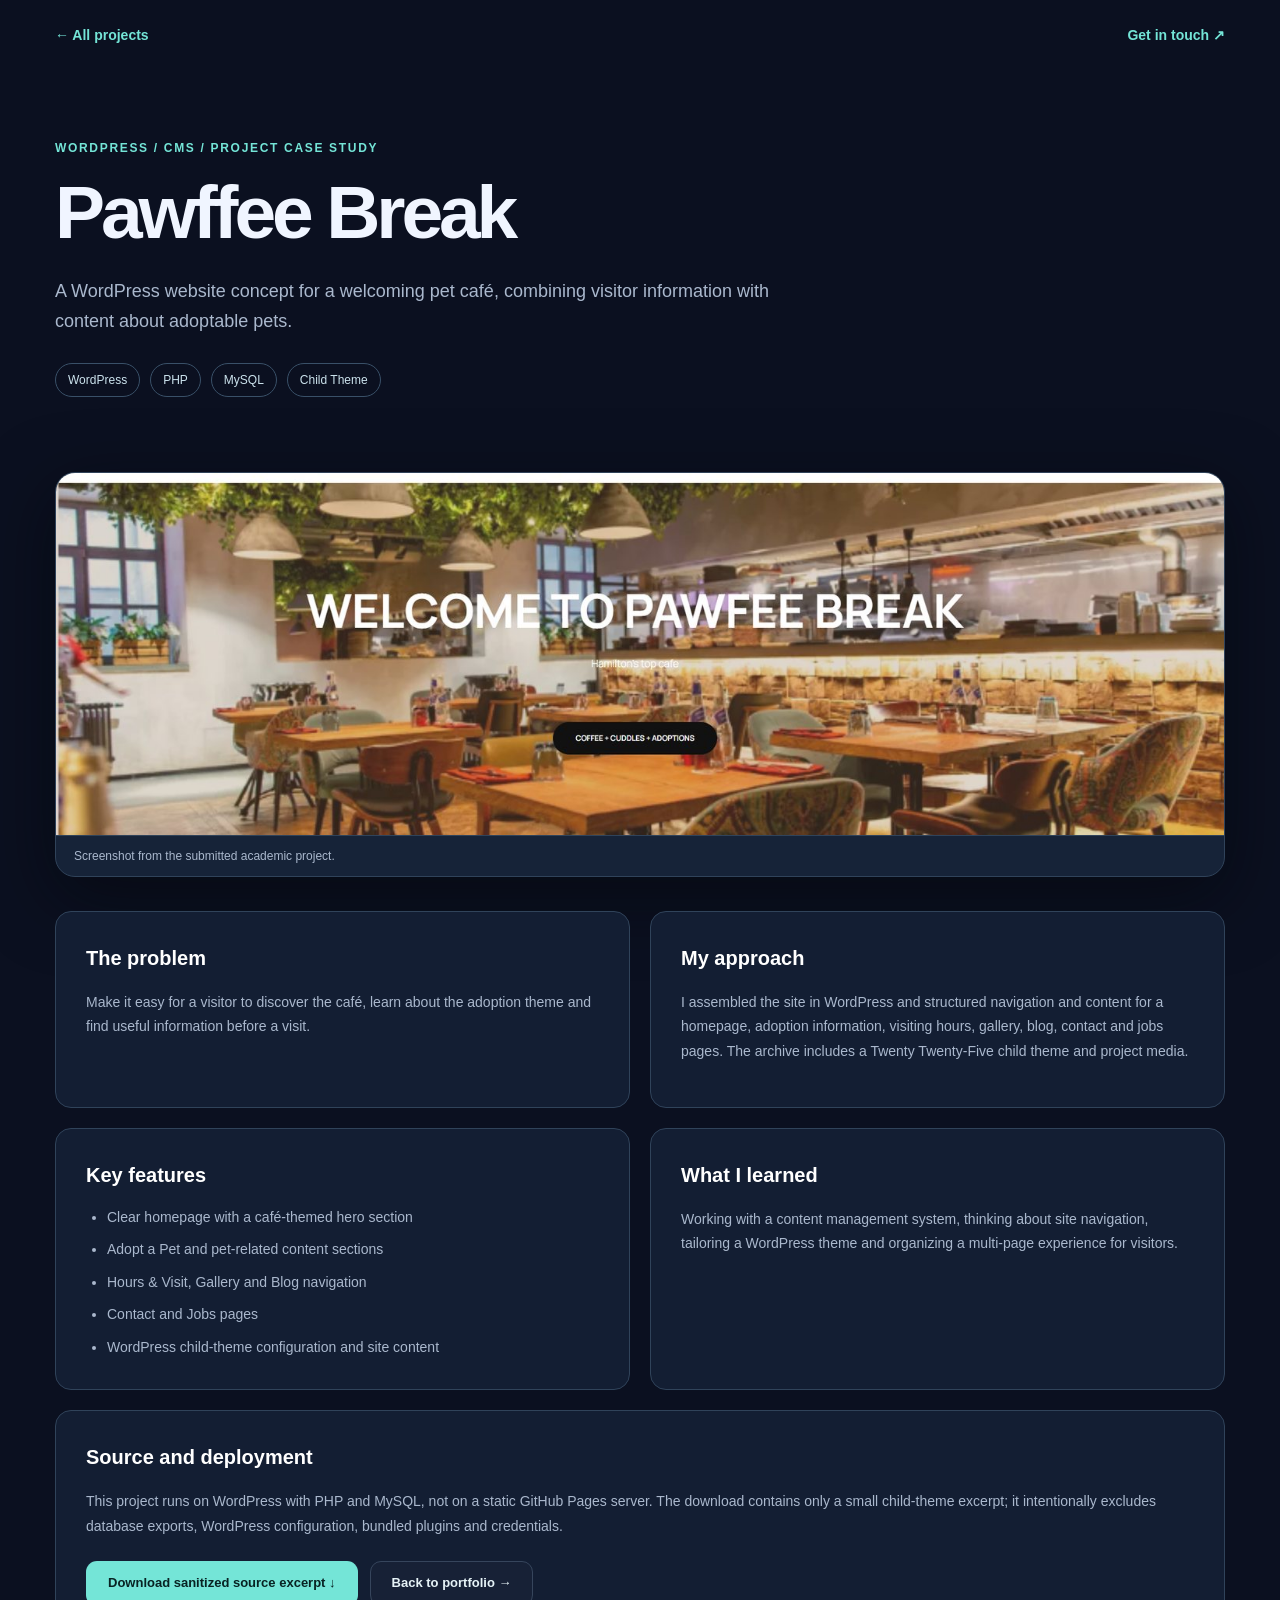
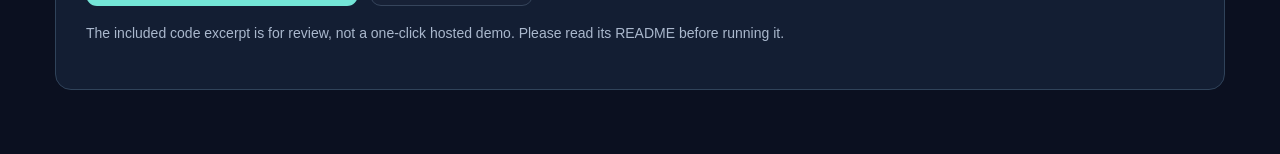
<file: projects/pawffee-break.html>
<!doctype html><html lang="en"><head><meta charset="utf-8"><meta name="viewport" content="width=device-width,initial-scale=1"><meta name="description" content="Project case study: Pawffee Break by Francis Iguwa"><title>Pawffee Break | Francis Iguwa</title><link rel="icon" href="../favicon.svg" type="image/svg+xml"><link rel="stylesheet" href="case-study.css"></head>
    <body><a class="skip-link" href="#caseMain">Skip to main content</a><div class="container"><nav class="case-nav" aria-label="Project navigation"><a href="../index.html#projects">← All projects</a><a href="mailto:iguwaebube@gmail.com">Get in touch ↗</a></nav><main id="caseMain"><header class="case-hero"><p class="eyebrow">WORDPRESS / CMS / PROJECT CASE STUDY</p><h1>Pawffee Break</h1><p>A WordPress website concept for a welcoming pet café, combining visitor information with content about adoptable pets.</p><div class="case-tags"><span>WordPress</span><span>PHP</span><span>MySQL</span><span>Child Theme</span></div></header>
    <figure class="case-figure"><img src="../images/pawffee-break.jpg" alt="Screenshot of the Pawffee Break project as submitted"><figcaption>Screenshot from the submitted academic project.</figcaption></figure>
    <div class="case-content"><section class="case-panel"><h2>The problem</h2><p>Make it easy for a visitor to discover the café, learn about the adoption theme and find useful information before a visit.</p></section><section class="case-panel"><h2>My approach</h2><p>I assembled the site in WordPress and structured navigation and content for a homepage, adoption information, visiting hours, gallery, blog, contact and jobs pages. The archive includes a Twenty Twenty-Five child theme and project media.</p></section><section class="case-panel"><h2>Key features</h2><ul><li>Clear homepage with a café-themed hero section</li><li>Adopt a Pet and pet-related content sections</li><li>Hours &amp; Visit, Gallery and Blog navigation</li><li>Contact and Jobs pages</li><li>WordPress child-theme configuration and site content</li></ul></section><section class="case-panel"><h2>What I learned</h2><p>Working with a content management system, thinking about site navigation, tailoring a WordPress theme and organizing a multi-page experience for visitors.</p></section><section class="case-panel wide"><h2>Source and deployment</h2><p>This project runs on WordPress with PHP and MySQL, not on a static GitHub Pages server. The download contains only a small child-theme excerpt; it intentionally excludes database exports, WordPress configuration, bundled plugins and credentials.</p><div class="case-actions"><a class="button button-primary" href="downloads/pawffee-break-theme-sample.zip" download>Download sanitized source excerpt ↓</a><a class="button button-outline" href="../index.html#projects">Back to portfolio →</a></div><p class="case-note">The included code excerpt is for review, not a one-click hosted demo. Please read its README before running it.</p></section></div></main></div></body></html>
</file>
<file: styles.css>
/* Francis Iguwa portfolio — a lightweight, accessible GitHub Pages website. */
:root{color-scheme:dark;--bg:#0b1020;--surface:#10192b;--surface2:#131e33;--card:#17233a;--line:#29364e;--text:#f0f5ff;--muted:#aab8cd;--soft:#73839e;--mint:#74e5d7;--mint-strong:#35cfc0;--lavender:#a3a1ff;--peach:#ffc190;--nav-height:78px;--radius:22px;--shadow:0 26px 80px rgba(0,0,0,.23)}
*,*::before,*::after{box-sizing:border-box}html{scroll-behavior:smooth;scroll-padding-top:calc(var(--nav-height) + 22px)}body{margin:0;background:var(--bg);color:var(--text);font-family:Inter,ui-sans-serif,-apple-system,BlinkMacSystemFont,"Segoe UI",sans-serif;font-size:16px;line-height:1.68;overflow-x:hidden}button,a{-webkit-tap-highlight-color:transparent}a{color:inherit;text-decoration:none}button{font:inherit}button:focus-visible,a:focus-visible{outline:3px solid var(--mint);outline-offset:4px}::selection{background:var(--mint);color:var(--bg)}.container{width:min(1170px,calc(100% - 56px));margin-inline:auto}.skip-link{position:fixed;top:8px;left:12px;z-index:999;padding:12px;background:var(--mint);color:var(--bg);transform:translateY(-170%);border-radius:9px}.skip-link:focus{transform:translateY(0)}.reading-progress{position:fixed;top:0;left:0;height:3px;width:0%;z-index:100;background:linear-gradient(90deg,var(--mint),var(--lavender));pointer-events:none}
.site-header{height:var(--nav-height);position:sticky;top:0;z-index:100;background:rgba(11,16,32,.82);border-bottom:1px solid rgba(115,131,158,.13);backdrop-filter:blur(22px)}.nav{display:flex;align-items:center;justify-content:space-between;height:100%}.brand{display:inline-flex;align-items:center;gap:12px;font-weight:750;letter-spacing:-.06em}.brand-icon{width:39px;height:39px;display:grid;place-items:center;letter-spacing:-.09em;border-radius:12px;background:linear-gradient(145deg,#284159,#132c3e);border:1px solid #426779;color:#eafffa;font-size:17px}.brand-icon span,.accent{color:var(--mint)}.brand-name{font-size:19px}.nav-menu{display:flex;align-items:center;gap:31px}.nav-menu>a{font-size:13px;font-weight:650;color:#b9c6da;transition:color .2s}.nav-menu>a:hover,.nav-menu>a.is-active{color:var(--mint)}.nav-menu .nav-resume{border:1px solid rgba(116,229,215,.38);border-radius:10px;color:var(--mint);padding:9px 15px}.nav-resume span{margin-left:6px}.menu-toggle{display:none;background:none;border:0;padding:10px;cursor:pointer}.menu-toggle span{display:block;width:24px;height:2px;background:var(--text);margin:5px 0;border-radius:2px}
.section{padding-top:115px;padding-bottom:115px}.section-muted{background:#0f1728;border-block:1px solid #1b273b}.hero{position:relative;min-height:680px;display:grid;grid-template-columns:1.05fr .95fr;align-items:center;gap:30px;padding-top:88px;padding-bottom:105px}.hero::before{content:"";position:absolute;left:-160px;top:15px;width:480px;height:480px;border-radius:100%;background:radial-gradient(circle,rgba(43,112,133,.11),transparent 68%);pointer-events:none}.status-chip{display:inline-flex;align-items:center;gap:10px;border:1px solid #26554f;border-radius:100px;padding:7px 14px;color:#a9ebe1;background:rgba(53,207,192,.07);font-size:12px;font-weight:650;letter-spacing:.02em}.status-dot,.connected-dot{display:inline-block;width:7px;height:7px;border-radius:50%;background:var(--mint-strong);box-shadow:0 0 14px var(--mint-strong)}.eyebrow{font-size:12px;letter-spacing:.14em;font-weight:800;text-transform:uppercase;color:var(--mint)}.hero-hello{margin-top:34px;margin-bottom:11px}.wave{color:var(--peach);margin-left:6px}.hero h1{font-size:clamp(46px,5.35vw,76px);line-height:1.09;letter-spacing:-.064em;margin:0;max-width:660px;font-weight:800}.text-gradient{background:linear-gradient(105deg,#8cefe0 0%,#91bdf1 55%,#b9a7ff 100%);background-clip:text;-webkit-background-clip:text;color:transparent}.hero-lead{color:var(--muted);font-size:17px;max-width:540px;margin:23px 0 30px}.hero-actions{display:flex;gap:12px;flex-wrap:wrap}.button{display:inline-flex;align-items:center;justify-content:center;gap:15px;padding:13px 21px;border:1px solid transparent;border-radius:11px;font-size:13px;line-height:1.3;font-weight:800;transition:transform .2s,background .2s,border .2s}.button:hover{transform:translateY(-2px)}.button-primary{color:#082323;background:var(--mint)}.button-primary:hover{background:#b0faee}.button-outline{color:#e6f3f7;background:#172136;border-color:#36455c}.button-outline:hover{border-color:var(--mint)}.hero-meta{display:flex;gap:23px;flex-wrap:wrap;margin-top:45px;color:#93a5be;font-size:12px;font-weight:650}.meta-symbol{color:var(--mint);margin-right:4px}.hero-art{position:relative;isolation:isolate;min-height:450px;display:flex;align-items:center;justify-content:center}.hero-art::before{content:"";position:absolute;width:520px;height:480px;max-width:100%;background:radial-gradient(ellipse at center,rgba(71,107,169,.19),transparent 68%);z-index:-2}.orbit{position:absolute;border:1px solid rgba(87,139,170,.11);border-radius:50%;z-index:-1}.orbit-one{width:435px;height:435px}.orbit-two{width:540px;height:540px}.code-window{width:min(100%,470px);border:1px solid #3a516d;border-radius:18px;background:#111b2e;box-shadow:var(--shadow),0 0 60px rgba(53,207,192,.05);transform:rotate(-2deg);overflow:hidden}.window-top{height:52px;display:flex;align-items:center;gap:20px;padding:0 20px;border-bottom:1px solid #29394f;background:#18243a;font-size:12px;color:#a5b6cf}.window-dots{display:flex;gap:6px}.window-dots i{width:9px;height:9px;border-radius:50%;background:#fb837c}.window-dots i:nth-child(2){background:#f5ca75}.window-dots i:nth-child(3){background:#72dba7}.window-code-icon{margin-left:auto;color:var(--mint)}.window-code{padding:25px 15px 26px 25px;line-height:2.15;white-space:nowrap;font-family:ui-monospace,"SFMono-Regular",Consolas,"Liberation Mono",monospace;font-size:clamp(10px,1.05vw,13px);color:#e3e9f7}.line-number{color:#57708e;display:inline-block;width:27px}.code-purple{color:#b8a5ff}.code-blue{color:#9dd5ff}.code-yellow{color:#a3f5cb}.code-orange{color:#ffc48f}.cursor-code{color:var(--mint)}.window-bottom{display:flex;justify-content:space-between;padding:13px 20px;background:#18243a;color:#8eabc0;font-size:10px;font-weight:700}.connected-dot{width:6px;height:6px;margin-right:6px}.floating-tag{position:absolute;background:rgba(25,39,60,.96);border:1px solid #34556a;border-radius:11px;box-shadow:0 8px 40px rgba(0,0,0,.2);padding:10px 14px;font-size:11px;font-weight:700;color:#d9edee;white-space:nowrap}.floating-tag span{color:var(--mint);margin-right:6px}.tag-top{top:29px;right:-10px;transform:rotate(5deg)}.tag-bottom{bottom:41px;left:-10px;transform:rotate(3deg)}.scroll-cue{position:absolute;bottom:42px;left:0;font-size:11px;text-transform:uppercase;letter-spacing:.13em;color:#8294aa;font-weight:700}.scroll-cue span{color:var(--mint);font-size:18px;margin-left:7px}
.section-heading{display:flex;justify-content:space-between;align-items:end;gap:30px;margin-bottom:40px}.section-number{margin:0 0 12px}.section-heading h2,.resume-copy h2,.contact-section h2{font-size:clamp(34px,4.2vw,52px);line-height:1.12;letter-spacing:-.054em;margin:0;font-weight:800}.title-accent{color:var(--mint)}.section-heading>p{font-size:13px;color:#9fafc7;max-width:270px;margin:0 0 5px}.about-grid{display:grid;grid-template-columns:1.25fr .75fr;gap:26px}.about-main,.about-note,.education-card,.skill-card,.project-card,.contact-card{border:1px solid var(--line);background:linear-gradient(150deg,#172238,#111b2e);border-radius:var(--radius)}.about-main{padding:38px 42px}.tiny-label{font-size:10px;letter-spacing:.14em;color:var(--mint);font-weight:850}.about-main h3{margin:14px 0 22px;font-size:clamp(23px,2.4vw,32px);line-height:1.3;letter-spacing:-.04em}.about-main h3 em{color:var(--peach);font-style:normal}.about-main p,.education-body p,.resume-copy>p:not(.eyebrow):not(.small-note),.contact-section p{color:var(--muted);font-size:14px;line-height:1.85}.about-main p{margin:0 0 16px}.text-link{display:inline-flex;align-items:center;gap:10px;color:var(--mint);font-size:13px;font-weight:800;border-bottom:1px solid transparent;padding-bottom:3px}.text-link:hover{border-color:var(--mint)}.about-aside{display:grid;gap:14px}.about-note{padding:19px 23px;display:grid;grid-template-columns:47px 1fr;column-gap:9px;align-content:center}.note-icon{grid-row:1/3;font-size:29px;color:var(--mint)}.about-note h3{margin:0;font-size:14px}.about-note p{margin:1px 0 0;color:#9daec6;font-size:12px;line-height:1.6}
.education-card{padding:36px;display:grid;grid-template-columns:65px 1fr;gap:27px}.education-marker{width:59px;height:59px;border-radius:16px;background:linear-gradient(145deg,#308c83,#1b4050);color:white;display:grid;place-items:center;font-size:32px;font-weight:850}.education-topline{display:flex;align-items:center;justify-content:space-between;gap:15px}.education-topline p{margin:0}.current-pill{color:#baf9ed;background:#1a4e49;border:1px solid #32736c;padding:4px 12px;font-size:11px;border-radius:20px;font-weight:750}.education-body h3{font-size:28px;letter-spacing:-.04em;margin:4px 0 0}.education-subtitle{color:#c7d4e8!important;font-size:14px!important;margin:0 0 13px!important}.education-body>p:last-of-type{margin:0 0 22px}.coursework{display:flex;flex-wrap:wrap;gap:8px}.coursework span,.tag-list span,.project-tags span{border:1px solid #314157;background:#202e45;border-radius:7px;color:#c6d7e9;font-size:11px;line-height:1.4;padding:7px 10px;font-weight:650}.education-footnote{display:flex;align-items:center;gap:14px;margin-top:20px;color:#98aac0;font-size:13px}.education-footnote span{color:var(--mint);font-size:19px}.education-footnote p{margin:0}
.skills-grid{display:grid;grid-template-columns:repeat(2,minmax(0,1fr));gap:19px}.skill-card{padding:29px 29px 30px;transition:border-color .2s,transform .2s}.skill-card:hover,.project-card:hover{border-color:#3d6b71;transform:translateY(-4px)}.skill-card-top{display:flex;justify-content:space-between;align-items:center}.skill-icon{border:1px solid #28545a;background:#19373f;display:grid;place-items:center;width:47px;height:47px;border-radius:13px;font-size:21px;color:var(--mint);font-weight:800}.icon-frontend{background:#29284e;border-color:#4f4474;color:#b5aaff}.icon-database{background:#443128;border-color:#69513a;color:var(--peach)}.icon-team{background:#27324f;border-color:#3e517b;color:#a4bbfa}.skill-index{font-size:11px;color:#607491;font-weight:750}.skill-card h3{margin:19px 0 4px;font-size:19px;letter-spacing:-.02em}.skill-card p{font-size:13px;color:#a2b2c7;max-width:410px;margin:0 0 22px}.tag-list{display:flex;gap:7px;flex-wrap:wrap}.skills-note{text-align:center;color:#93a3bc;font-size:12px;margin:28px 0 0}
.project-tools{display:flex;justify-content:space-between;align-items:center;flex-wrap:wrap;gap:15px;margin:0 0 24px}.project-tools p{color:#a0b0c5;font-size:13px;margin:0}.filters{display:flex;gap:8px;flex-wrap:wrap}.filter{background:#151f32;border:1px solid #334158;border-radius:40px;padding:8px 16px;color:#b0bfd5;font-size:12px;cursor:pointer;font-weight:750;transition:.2s}.filter:hover{color:#e4fdf9;border-color:#608078}.filter.is-active{background:#214a49;border-color:#428f85;color:#c7fff4}.project-grid{display:grid;grid-template-columns:repeat(2,minmax(0,1fr));gap:22px}.project-card{overflow:hidden;transition:border-color .2s,transform .2s}.project-card[hidden]{display:none!important}.project-visual{height:218px;position:relative;overflow:hidden;display:flex;align-items:center;justify-content:center;border-bottom:1px solid #2e4054}.visual-space{background:radial-gradient(ellipse at 50% 80%,#243267,#121938 72%)}.starfield{position:absolute;inset:15px;display:flex;align-items:flex-start;justify-content:space-between;color:#81a6e6}.starfield span:nth-child(2n){align-self:center}.invader-row{position:absolute;top:55px;font-size:29px;letter-spacing:12px;color:#c1abff;text-shadow:0 0 23px #8d75ff}.space-ship{position:absolute;bottom:29px;font-size:37px;color:#75f4e1;text-shadow:0 0 25px #0fd5c1}.space-shot{position:absolute;top:113px;color:#d1fff7}.hud{position:absolute;left:22px;right:22px;bottom:12px;display:flex;justify-content:space-between;font-family:monospace;font-size:10px;font-weight:750;color:#b6c4fe}.visual-mobile{background:radial-gradient(circle at 65% 47%,#4b595c,#182e3e 65%)}.phone-shell{position:absolute;top:15px;width:149px;height:265px;border:5px solid #222b45;border-radius:24px;background:#daeef0;box-shadow:0 20px 35px #0b1e2988;transform:rotate(-7deg);overflow:hidden}.phone-notch{width:55px;height:9px;background:#253349;border-radius:0 0 10px 10px;margin:0 auto}.phone-title{font-weight:900;font-size:8px;color:#1c4d5b;text-align:center;margin-top:12px}.map-lines{position:absolute;inset:46px -5px 33px;background:repeating-linear-gradient(35deg,transparent 0 27px,#b4d5cf 27px 32px,transparent 32px 60px),repeating-linear-gradient(137deg,transparent 0 37px,#bddbd7 37px 42px,transparent 42px 82px)}.map-pin{position:absolute;color:#0d998d;font-size:22px;text-shadow:0 0 3px white}.pin-a{top:87px;left:31px}.pin-b{top:119px;right:24px}.pin-c{top:164px;left:56px}.phone-bottom{position:absolute;bottom:3px;left:0;right:0;background:#e9f7f4;padding:9px 12px;display:flex;justify-content:space-between;font-size:8px;color:#28575e;font-weight:900}.float-ui{position:absolute;right:9%;top:30%;font-weight:850;padding:10px 16px;border-radius:10px;background:#eefaf6;color:#28665f;box-shadow:0 8px 20px #12223588;font-size:11px;transform:rotate(5deg)}.visual-desktop{background:linear-gradient(140deg,#302648,#152942)}.database-panel{width:77%;border-radius:10px;background:#1a253b;border:1px solid #465977;box-shadow:0 22px 60px #10152199;overflow:hidden;transform:rotate(-2deg)}.db-top{padding:13px 16px;background:#293751;display:flex;justify-content:space-between;font-size:10px}.db-top span{color:#fbba9f;letter-spacing:4px}.db-top b{color:#c5dbed;font-weight:600}.db-menu{display:flex;gap:21px;padding:12px 14px 5px;color:#a4e7e5;font-size:10px}.db-rows{padding:9px 15px 17px}.db-rows i{display:flex;justify-content:space-between;font-style:normal;padding:5px 12px;background:#2c3a52;border-radius:4px;margin:5px 0;color:#a8bad2;font-size:10px}.db-rows i span:last-child{color:#85dbba}.visual-systems{background:radial-gradient(ellipse at center,#275164,#173047 70%)}.calendar-ui{width:69%;background:#edf6f6;color:#294458;border-radius:12px;padding:15px 16px;box-shadow:0 20px 55px #061c3099;transform:rotate(3deg)}.cal-title{display:flex;justify-content:space-between;font-weight:900;font-size:11px}.cal-title b{color:#3b9c90}.cal-days{display:grid;grid-template-columns:repeat(5,1fr);text-align:center;font-size:9px;color:#67848d;margin-top:12px}.cal-days i{font-style:normal}.cal-cells{display:grid;grid-template-columns:repeat(5,1fr);gap:7px;margin-top:8px}.cal-cells i{height:18px;border-radius:3px;background:#d3e4e7}.cal-cells i.filled{background:#4ac8b2}.cal-status{font-size:10px;color:#167c6d;background:#d5f3e9;border-radius:5px;margin-top:10px;padding:4px 9px;font-weight:850}.visual-git{background:radial-gradient(circle at 50% 45%,#463b55,#1c253d 75%)}.git-graphic{display:flex;align-items:center;gap:19px;background:#1a2639;border:1px solid #46506f;border-radius:12px;padding:23px 27px;transform:rotate(-3deg);box-shadow:0 20px 45px #0a122688}.git-branch{width:45px;height:95px;position:relative;border-left:3px solid var(--mint);border-radius:0 0 0 13px}.git-branch::before{content:"";position:absolute;left:0;top:15px;width:27px;height:50px;border-right:3px solid var(--lavender);border-radius:0 20px 20px 0}.git-branch i{width:13px;height:13px;border-radius:50%;position:absolute;left:-8px;background:var(--mint);border:2px solid #1b263a}.git-branch i:nth-child(1){top:0}.git-branch i:nth-child(2){top:45px}.git-branch i:nth-child(3){bottom:0}.git-branch i:nth-child(4){top:37px;left:23px;background:var(--lavender)}.git-copy{display:grid;gap:8px;font-size:10px;color:#a8e8dc}.git-copy b{font-size:12px;color:white}.project-content{padding:27px 29px 28px}.project-topline{display:flex;align-items:center;justify-content:space-between;color:var(--mint);font-size:10px;font-weight:850;letter-spacing:.12em}.project-arrow{font-size:20px;color:#7892aa}.project-content h3{font-size:23px;margin:10px 0;line-height:1.25;letter-spacing:-.04em}.project-content>p{font-size:13px;color:#b0bed1;margin:0 0 18px;min-height:72px}.project-details{display:grid;gap:5px;color:#879ab3;font-size:11px;line-height:1.55;padding-top:14px;border-top:1px solid #2b3a4e}.project-details b{color:#d8e7f5;font-weight:700}.project-tags{display:flex;gap:7px;flex-wrap:wrap;margin-top:19px}.project-tags span{font-size:10px;background:#18373c;color:#b9eae1;border-color:#285359}.projects-end{text-align:center;margin-top:35px}.projects-end p{color:#97a9bf;font-size:12px;margin-bottom:6px}
.resume-panel{border-radius:28px;background:linear-gradient(110deg,#172945,#15373d);border:1px solid #345b66;padding:48px 65px;display:grid;grid-template-columns:.7fr 1.3fr;gap:70px;align-items:center;overflow:hidden}.resume-decor{height:295px;width:220px;border-radius:12px;transform:rotate(-7deg);background:#f5f8fa;padding:49px 23px;box-shadow:16px 19px 0 #486275,25px 34px 60px #081b2c88;position:relative;margin:auto}.paper-line{height:8px;margin:0 0 15px;border-radius:5px;background:#c7d5dd}.paper-line.long{width:100%}.paper-line.medium{width:80%}.paper-line.short{width:54%}.resume-stamp{position:absolute;bottom:19px;right:20px;font-size:43px;line-height:1;font-weight:900;letter-spacing:-.1em;color:#2d867f}.resume-stamp span{color:#f3a073}.resume-copy h2{max-width:540px}.resume-copy>p:not(.eyebrow):not(.small-note){max-width:480px;margin:20px 0 26px}.small-note{color:#9cbbbd;font-size:11px;line-height:1.6;max-width:420px;margin:13px 0 0}
.contact-grid{display:grid;grid-template-columns:1fr .86fr;gap:80px;align-items:center}.contact-section h2{max-width:530px}.contact-section p{max-width:525px}.contact-points{display:flex;flex-wrap:wrap;gap:13px;margin-top:30px;color:#b4c6d6;font-size:12px}.contact-points span{border:1px solid #2d4255;background:#142033;border-radius:8px;padding:8px 11px}.contact-points i{font-style:normal;color:var(--mint);margin-right:6px}.contact-card{padding:34px}.contact-card h3{margin:10px 0 4px;font-size:25px;letter-spacing:-.04em}.contact-card>p{margin:0 0 25px}.contact-github{display:flex;align-items:center;gap:14px;padding:16px 15px;border:1px solid #34556b;border-radius:13px;background:#203046;transition:border .2s}.contact-github:hover{border-color:var(--mint)}.github-mark{font-size:26px;color:var(--mint);width:41px;height:41px;border-radius:10px;background:#183d44;display:grid;place-items:center}.contact-github>span:nth-child(2){display:flex;flex-direction:column}.contact-github b{font-size:14px}.contact-github small{font-size:12px;color:#9fbbce}.contact-arrow{color:var(--mint);margin-left:auto}.contact-card .contact-footnote{font-size:11px;color:#8798af;margin:18px 0 0;line-height:1.6}
.site-footer{border-top:1px solid #263147;padding:39px 0 32px;background:#090e1b}.footer-content{display:flex;justify-content:space-between;gap:20px;align-items:end}.footer-content p{color:#7486a0;font-size:11px;margin:11px 0 0}.footer-right{display:flex;align-items:center;gap:28px;font-size:11px;color:#8090a8}.footer-right a{color:var(--mint)}
.js .reveal{opacity:0;transform:translateY(20px);transition:opacity .65s ease,transform .65s ease}.js .reveal.is-visible{opacity:1;transform:translateY(0)}
@media(max-width:1050px){.hero{grid-template-columns:1fr .9fr}.hero h1{font-size:clamp(43px,5vw,65px)}.window-code{font-size:10px}.floating-tag{font-size:9px}.contact-grid{gap:35px}}
@media(max-width:820px){:root{--nav-height:70px}.container{width:min(100% - 36px,650px)}.nav-menu{display:none;position:absolute;left:0;right:0;top:var(--nav-height);background:#10192b;border-bottom:1px solid #374862;padding:17px 24px 26px;flex-direction:column;align-items:stretch;gap:4px;box-shadow:0 16px 30px #060c17a8}.nav-menu.is-open{display:flex}.nav-menu>a{padding:12px 0;font-size:15px}.nav-menu .nav-resume{align-self:start;padding:10px 17px;margin-top:9px}.menu-toggle{display:block}.hero{padding-top:66px;padding-bottom:100px;grid-template-columns:1fr;gap:20px;min-height:auto}.hero-art{min-height:420px;margin-top:10px}.hero h1{font-size:clamp(43px,8vw,62px)}.scroll-cue{bottom:37px}.section{padding-top:80px;padding-bottom:80px}.section-heading{align-items:start;flex-direction:column;gap:11px}.section-heading>p{max-width:none}.about-grid,.contact-grid{grid-template-columns:1fr}.about-aside{grid-template-columns:repeat(3,1fr)}.about-note{grid-template-columns:1fr;gap:7px;padding:21px}.note-icon{grid-row:auto}.skills-grid,.project-grid{grid-template-columns:1fr}.project-content>p{min-height:0}.resume-panel{grid-template-columns:1fr 1.5fr;gap:30px;padding:40px 30px}.resume-decor{width:170px;height:250px}.footer-content{align-items:start}.tag-top{right:5px}.tag-bottom{left:5px}}
@media(max-width:550px){.brand-name{font-size:17px}.hero{padding-top:42px}.hero h1{font-size:44px}.hero-lead{font-size:15px}.hero-meta{gap:12px;margin-top:26px}.hero-art{min-height:350px;margin-left:-3px;margin-right:-3px}.orbit-one{width:280px;height:280px}.orbit-two{width:355px;height:355px}.code-window{width:100%;transform:rotate(-1deg)}.window-code{font-size:clamp(9px,2.4vw,12px);padding:19px 9px 17px}.line-number{width:22px}.floating-tag{display:none}.window-top{height:44px}.scroll-cue{display:none}.section{padding-block:65px}.about-main{padding:27px}.about-aside{grid-template-columns:1fr}.about-note{grid-template-columns:45px 1fr}.note-icon{grid-row:1/3}.education-card{padding:25px 20px;grid-template-columns:1fr;gap:15px}.education-marker{width:50px;height:50px}.education-topline{align-items:start}.coursework span{font-size:10px}.skill-card{padding:25px}.project-visual{height:198px}.project-content{padding:24px}.project-content h3{font-size:22px}.project-tools{align-items:start;flex-direction:column}.filters{gap:6px}.filter{font-size:11px;padding:7px 12px}.resume-panel{grid-template-columns:1fr;gap:34px;padding:34px 24px}.resume-decor{height:200px;width:150px;padding:38px 17px;margin:10px 0 0 27px}.resume-stamp{font-size:30px}.contact-card{padding:27px 22px}.footer-content{flex-direction:column;gap:20px}.footer-right{justify-content:space-between;width:100%}.window-code-icon{display:none}}
@media(prefers-reduced-motion:reduce){html{scroll-behavior:auto}*,*::before,*::after{transition-duration:.01ms!important;animation-duration:.01ms!important}.js .reveal{opacity:1;transform:none}}

/* Real gameplay screenshot strengthens project evidence. */
.visual-space .game-preview{width:100%;height:100%;object-fit:cover;object-position:center;display:block;background:#020814}

/* Case-study project screenshots from actual submissions. */
.visual-photo{background:#0c1d2b}
.visual-photo img{width:100%;height:100%;object-fit:cover;object-position:center;display:block;transition:transform .3s ease}
.project-card:hover .visual-photo img{transform:scale(1.035)}
.contact-email{margin-bottom:12px}
.contact-email .github-mark{background:#284552}
@media(prefers-reduced-motion:reduce){.visual-photo img{transition:none}.project-card:hover .visual-photo img{transform:none}}
</file>
<file: resume.css>
:root{--ink:#183048;--teal:#0e8076;--grey:#58677a;--line:#dbe3e9}*{box-sizing:border-box}body{margin:0;background:#e8edf2;color:var(--ink);font-family:Inter,"Segoe UI",Arial,sans-serif;line-height:1.52;font-size:13px}a{color:var(--teal);text-decoration:none}.resume-toolbar{background:#122235;color:white;padding:12px 20px}.toolbar-inner{max-width:900px;margin:auto;display:flex;align-items:center;gap:20px;justify-content:space-between;font-size:12px}.toolbar-inner>a{color:#98f5e5;font-weight:800}.toolbar-actions{display:flex;gap:9px;align-items:center}.toolbar-actions a,.toolbar-actions button{border-radius:6px;background:#60dbc8;color:#062821;padding:8px 12px;border:0;cursor:pointer;font:inherit;font-weight:800}.toolbar-actions a{background:#334a5e;color:#e4f6f7}.resume-page{width:min(100% - 36px,900px);margin:30px auto 60px;background:white;padding:47px 59px;box-shadow:0 22px 80px #1b39512e}.resume-header{display:flex;justify-content:space-between;gap:25px;padding-bottom:20px;border-bottom:3px solid var(--teal)}.resume-kicker{font-size:10px;color:var(--teal);font-weight:850;letter-spacing:.16em;margin:0 0 7px}h1{font-size:32px;letter-spacing:-.05em;line-height:1.09;margin:0}h1 span{display:block;color:var(--teal)}.resume-subtitle{color:var(--grey);font-size:12px;margin:9px 0 0}.resume-contact{display:flex;align-items:end;justify-content:center;flex-direction:column;gap:5px;flex-shrink:0;font-size:11px}.resume-section{margin-top:20px}.resume-section h2{font-size:12px;color:var(--teal);letter-spacing:.12em;border-bottom:1px solid var(--line);padding-bottom:6px;margin:0 0 9px}.resume-section p{margin:0;color:#445468;font-size:12px}.resume-row{display:flex;align-items:baseline;justify-content:space-between;gap:15px}.resume-row h3{font-size:13px;margin:0 0 3px}.resume-row h3 span{color:#657588;font-weight:500}.resume-row .resume-date{color:var(--teal);font-size:11px}.skill-rows{display:grid;gap:7px}.skill-rows>div{display:grid;grid-template-columns:145px 1fr;gap:12px;font-size:12px}.skill-rows b{color:#243e52}.skill-rows span{color:#526173}.resume-project{margin-bottom:10px}.resume-project:last-child{margin-bottom:0}.resume-project small{font-weight:700;color:var(--teal);font-size:10px;white-space:nowrap}.resume-project p{font-size:11px}.strengths p{font-size:11px}.resume-footer{margin-top:22px;padding-top:10px;border-top:1px solid var(--line);font-size:9px;color:#8290a0}@media(max-width:640px){.toolbar-inner{flex-wrap:wrap}.resume-toolbar{padding:14px}.resume-page{width:calc(100% - 18px);padding:30px 22px;margin:12px auto}.resume-header{flex-direction:column}.resume-contact{align-items:start}.resume-row{align-items:start}.skill-rows>div{grid-template-columns:1fr;gap:0}h1{font-size:27px}.resume-project small{white-space:normal}}
@page{size:A4;margin:12mm 12mm} @media print{html,body{background:white;print-color-adjust:exact;-webkit-print-color-adjust:exact}.resume-toolbar{display:none}.resume-page{box-shadow:none;margin:0;width:100%;padding:0}.resume-section{break-inside:avoid;margin-top:15px}.resume-header{break-inside:avoid}.resume-footer{margin-top:14px}body{font-size:11px}.resume-project{break-inside:avoid}}
</file>
<file: projects/case-study.css>
@import url('../styles.css');
.case-nav{padding:24px 0;display:flex;justify-content:space-between;align-items:center;gap:20px}
.case-nav>a{color:var(--mint);font-weight:800;font-size:14px}
.case-hero{padding:54px 0 34px;max-width:900px}
.case-hero h1{font-size:clamp(42px,6vw,75px);line-height:1.12;letter-spacing:-.055em;margin:12px 0 22px}
.case-hero p:not(.eyebrow){color:var(--muted);font-size:18px;line-height:1.7;max-width:760px}
.case-tags{display:flex;gap:10px;flex-wrap:wrap;margin:26px 0}
.case-tags span{border:1px solid #395068;padding:6px 12px;border-radius:100px;font-size:12px;color:#cce3ed}
.case-figure{margin:15px 0 34px;border:1px solid #30435a;border-radius:20px;overflow:hidden;background:#162338;box-shadow:0 20px 70px #03060988}
.case-figure img{display:block;width:100%;height:auto;max-height:600px;object-fit:contain}
.case-figure figcaption{color:var(--muted);font-size:12px;padding:10px 18px;border-top:1px solid #30435a}
.case-content{display:grid;grid-template-columns:1fr 1fr;gap:20px;padding-bottom:64px}
.case-panel{padding:30px;border:1px solid #30435a;border-radius:16px;background:var(--surface2)}
.case-panel h2{font-size:20px;margin:0 0 12px;color:#fff}
.case-panel p,.case-panel li{color:var(--muted);font-size:14px;line-height:1.75}
.case-panel ul{padding-left:21px;margin:0}.case-panel li+li{margin-top:8px}
.case-panel.wide{grid-column:1 / -1}
.case-actions{display:flex;gap:12px;flex-wrap:wrap;margin:23px 0 15px}
.case-note{color:#9fb4c8;font-size:13px}
@media(max-width:700px){.case-content{grid-template-columns:1fr}.case-panel.wide{grid-column:auto}.case-hero{padding-top:24px}.case-panel{padding:24px}.case-nav{flex-wrap:wrap}}
</file>
